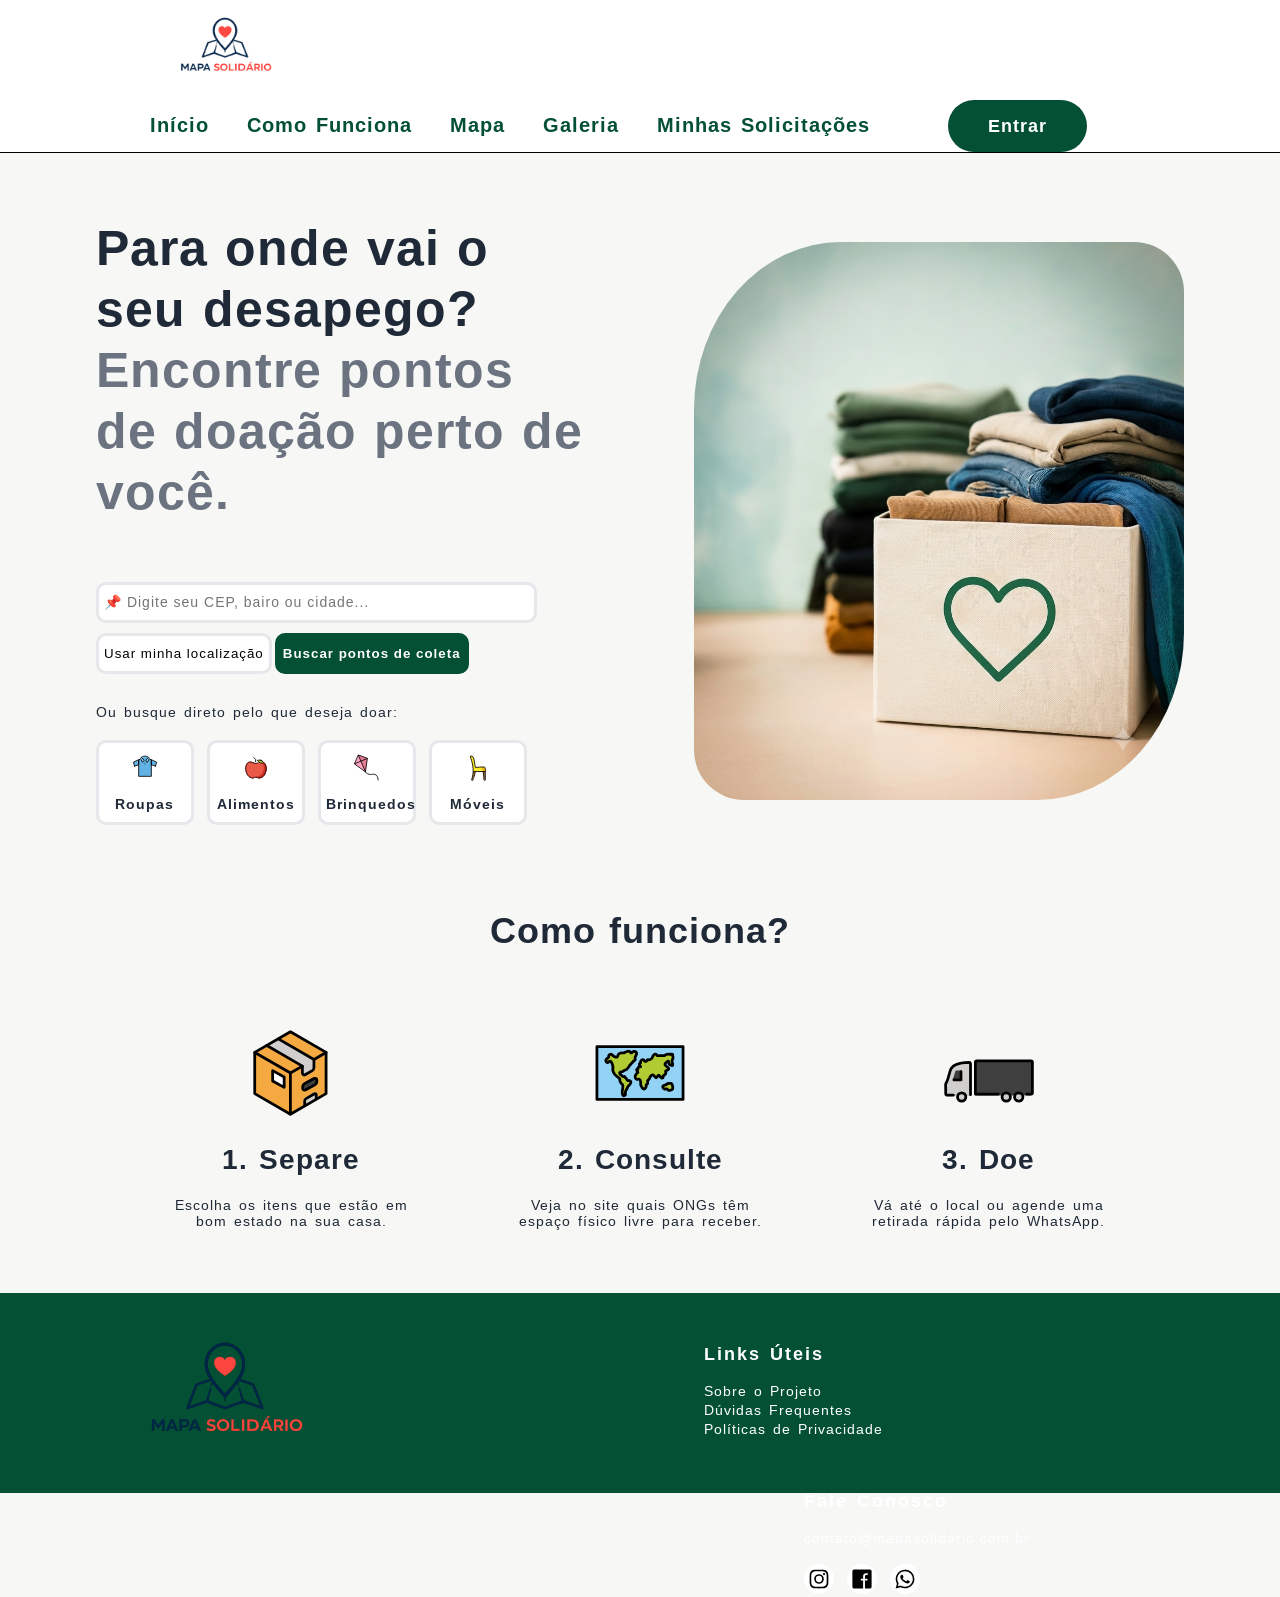
<file: src/index.html>
<!DOCTYPE html>
<html lang="PT-br">
<head>
    <meta charset="UTF-8">
    <meta name="viewport" content="width=device-width, initial-scale=1.0">
    <link rel="stylesheet" href="css/reset.css">
    <link rel="stylesheet" href="css/menus.css">
    <link rel="stylesheet" href="css/index.css">
    <title>Home</title>
</head>
<body>
    <!-- **************************** -->
    <!-- ********* CABEÇALHO ******** -->
    <!-- **************************** -->

    <header>

        <a href="index.html" class="logo">
            <img src="img/logo.png" alt="Imagem com a logo do site Mapa Solidário." class="logo-mapa-solidario">
        </a>

        <div class="itens">
        
            <nav class="menu">
                <ul>
                    <li><a href="index.html">Início</a></li>
                    <li><a href="como_funciona.html">Como Funciona</a></li>
                    <li><a href="pagina2.html">Mapa</a></li>
                    <li><a href="galeria.html">Galeria</a></li>
                    <li><a href="minhas_solicitacoes.html">Minhas Solicitações</a></li>
                </ul>
            </nav>

            
            <div class="entrar">
                <a href="pagina7.html">Entrar</a>
            </div>

        </div>

    </header>

    <!-- **************************** -->
    <!-- ********* CABEÇALHO ******** -->
    <!-- **************************** -->

    <div id="principal">
        <main>
            <section class="main">
                <div class="busca">
                    <h1>
                        <span class="linha">Para onde vai o seu desapego?</span>
                        <span class="linha destaque">Encontre pontos de doação perto de você.</span>
                    </h1>
                    <form action="#" >
                        <!-- <label for="pesquisa">Digite sua localização: </label> -->
                        <input type="search" name="pesquisa" id="pesquisa" placeholder="&#128204; Digite seu CEP, bairo ou cidade...">
                        <input type="button" value="Usar minha localização">
                        <input type="submit" class="enviar" value="Buscar pontos de coleta">    
                    </form>
                    <div>
                        <p>Ou busque direto pelo que deseja doar:</p>
                        <div class="botoes">
                            <a>
                                <img src="img/camisa.svg" alt="camisa">
                                <p>Roupas</p>
                            </a>
                            <a>
                                <img src="img/maca.svg" alt="maça">
                                <p>Alimentos</p>
                            </a>
                            <a>
                                <img src="img/pipa.svg" alt="pipa">
                                <p>Brinquedos</p>
                            </a>
                            <a>
                                <img src="img/cadeira.svg" alt="cadeira">
                                <p>Móveis</p>
                            </a>
                        </div>
                    </div>
                </div>
                <figure>
                    <img src="img/Gemini_Generated_Image_pt82i8pt82i8pt82.png" alt="Caixa organizadora clara com um desenho de coração verde no centro, cheia de roupas dobradas para doação.">
                </figure>
            </section>
        </main>
        <section class="funcionamento">
            <div class="passos">
                <h2>Como funciona?</h2>
                <div class="passo">
                    <img src="img/caixa.svg" alt="caixa">
                    <h3>1. Separe</h3>
                    <p>Escolha os itens que estão em bom estado na sua casa.</p>
                </div>
                <div class="passo">
                    <img src="img/mapa.svg" alt="mapa mundi">
                    <h3>2. Consulte</h3>
                    <p>Veja no site quais ONGs têm espaço físico livre para receber.</p>
                </div>
                <div class="passo">
                    <img src="img/caminhao.svg" alt="caminhão">
                    <h3>3. Doe</h3>
                    <p>Vá até o local ou agende uma retirada rápida pelo WhatsApp.</p>
                </div>
            </div>
        </section>
    </div>
    
    <!-- **************************** -->
    <!-- ********** RODAPE ********** -->
    <!-- **************************** -->
    
    <footer>


        <div class="icone-rodape">
            <img src="img/logo.png" alt="Imagem com a logo do site Mapa Solidário." class="logo-mapa-solidario">
        </div>

        <div class="links-uteis">
            <span>Links Úteis</span>
            <nav>
                <ul>
                    <li><a href="como_funciona.html">Sobre o Projeto</a></li>
                    <li><a href="como_funciona.html#duvidas_frequentes">Dúvidas Frequentes</a></li>
                    <li><a href="como_funciona.html">Políticas de Privacidade</a></li>
                </ul>
            </nav>
        </div>

        <div class="fale-conosco">
            <span>Fale Conosco</span>
            <P>contato@mapasolidario.com.br</P>
            <nav>
                <ul class="redes-sociais">
                    <li><a href="http://instagram.com/senacrs/" target="_blank"><img src="img/instagram-logo.svg" alt="logo instagram"></a></li>
                    <li><a href="https://www.facebook.com/senacrsoficial" target="_blank"><img src="img/facebook-logo.svg" alt="logo facebook"></a></li>
                    <li><a href="https://wa.me/555189142670" target="_blank"><img src="img/whatsapp-logo.svg" alt="logo whatsapp"></a></li>
                </ul>
            </nav>
        </div>


    </footer>

    <!-- **************************** -->
    <!-- ********** RODAPE ********** -->
    <!-- **************************** -->
</body>
</html>
</file>
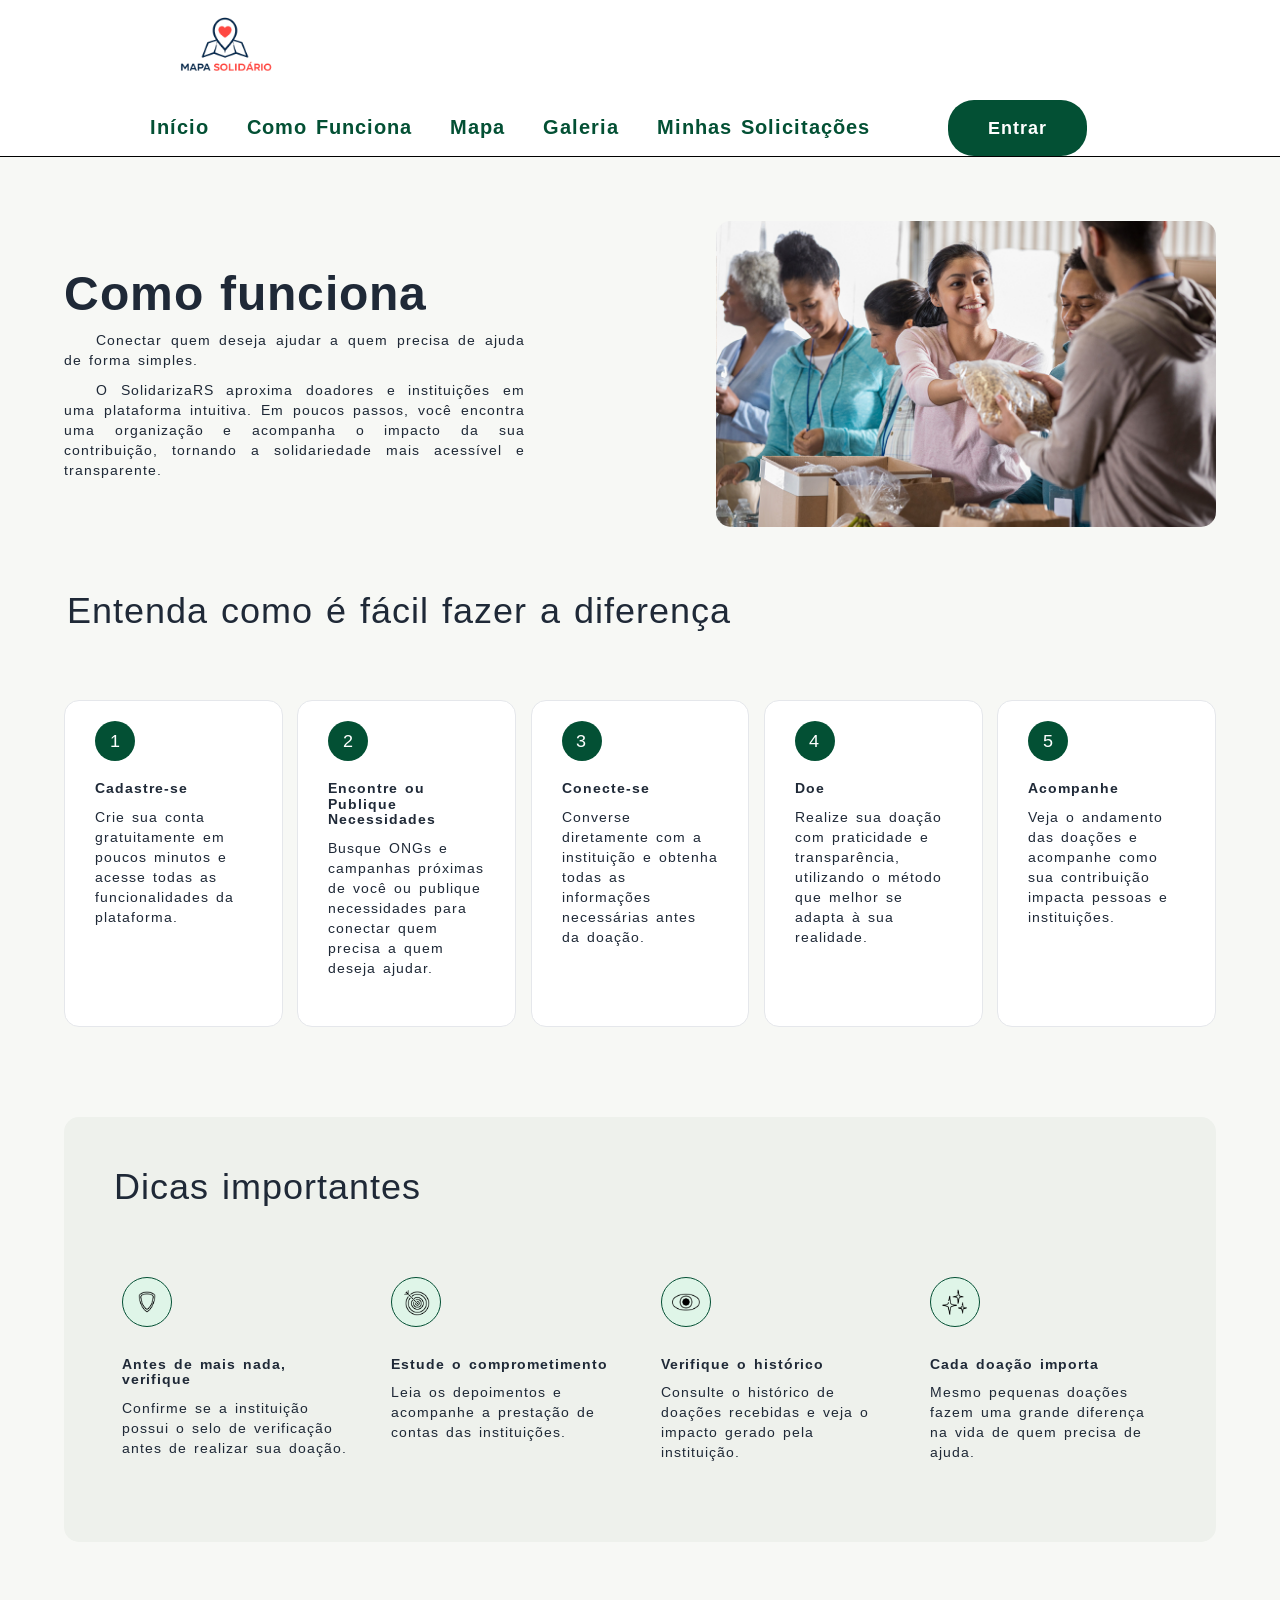
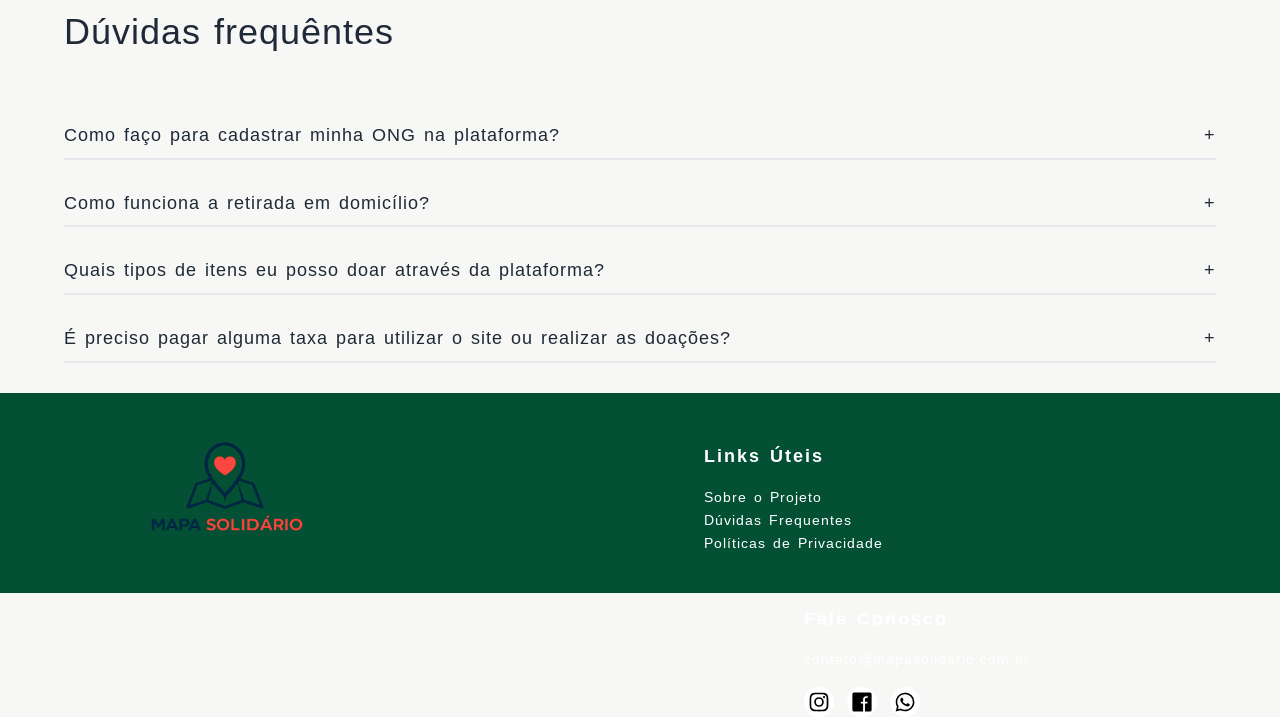
<file: src/como_funciona.html>
<!DOCTYPE html>
<html lang="pt-br">
<head>
    <meta charset="UTF-8">
    <meta name="viewport" content="width=device-width, initial-scale=1.0">
    <link rel="stylesheet" href="https://maxcdn.bootstrapcdn.com/bootstrap/3.4.1/css/bootstrap.min.css">
    <script src="https://ajax.googleapis.com/ajax/libs/jquery/3.7.1/jquery.min.js"></script>
    <script src="https://maxcdn.bootstrapcdn.com/bootstrap/3.4.1/js/bootstrap.min.js"></script>
    <link rel="stylesheet" href="css/reset.css">
    <link rel="stylesheet" href="css/menus.css">
    <link rel="stylesheet" href="css/como_funciona.css">
    <title>Como funciona</title>
</head>
<body>
    <!-- **************************** -->
    <!-- ********* CABEÇALHO ******** -->
    <!-- **************************** -->

    <header>

        <a href="index.html" class="logo">
            <img src="img/logo.png" alt="Imagem com a logo do site Mapa Solidário." class="logo-mapa-solidario">
        </a>

        <div class="itens">
        
            <nav class="menu">
                <ul>
                    <li><a href="index.html">Início</a></li>
                    <li><a href="como_funciona.html">Como Funciona</a></li>
                    <li><a href="pagina2.html">Mapa</a></li>
                    <li><a href="galeria.html">Galeria</a></li>
                    <li><a href="minhas_solicitacoes.html">Minhas Solicitações</a></li>
                </ul>
            </nav>

            
            <div class="entrar">
                <a href="pagina7.html">Entrar</a>
            </div>

        </div>

    </header>

    <!-- **************************** -->
    <!-- ********* CABEÇALHO ******** -->
    <!-- **************************** -->
    
    <div id="principal">
        <section class="section1">
            <div>
                <h1>Como funciona</h1>
                <p>Conectar quem deseja ajudar a quem precisa de ajuda de forma simples.</p>
                <p>O SolidarizaRS aproxima doadores e instituições em uma plataforma intuitiva. Em poucos passos, você encontra uma organização e acompanha o impacto da sua contribuição, tornando a solidariedade mais acessível e transparente.</p>
            </div>
            <figure>
                <img src="img/foto1.jpg" alt="Grupo de voluntários organizando caixas e sacolas com mantimentos e distribuindo alimentos para pessoas.">
            </figure>
        </section>
        <section class="section2">
            <h2>Entenda como é fácil fazer a diferença</h2>
            <div class="passos">
                <div class="passo">
                    <span class="numero">1</span>
                    <h3>Cadastre-se</h3>
                    <p>Crie sua conta gratuitamente em poucos minutos e acesse todas as funcionalidades da plataforma.</p>
                </div>
                <div class="passo">
                    <span class="numero">2</span>
                    <h3>Encontre ou Publique Necessidades</h3>
                    <p>Busque ONGs e campanhas próximas de você ou publique necessidades para conectar quem precisa a quem deseja ajudar.</p>
                </div>
                <div class="passo">
                    <span class="numero">3</span>
                    <h3>Conecte-se</h3>
                    <p>Converse diretamente com a instituição e obtenha todas as informações necessárias antes da doação.</p>
                </div>
                <div class="passo">
                    <span class="numero">4</span>
                    <h3>Doe</h3>
                    <p>Realize sua doação com praticidade e transparência, utilizando o método que melhor se adapta à sua realidade.</p>
                </div>
                <div class="passo">
                    <span class="numero">5</span>
                    <h3>Acompanhe</h3>
                    <p>Veja o andamento das doações e acompanhe como sua contribuição impacta pessoas e instituições.</p>
                </div>
            </div>
        </section>
        <section class="section3">
            <h2>Dicas importantes</h2>
            <div class="dicas">
                <div class="dica">
                    <img src="img/escudo.png" alt="escudo">
                    <h3>Antes de mais nada, verifique</h3>
                    <p>Confirme se a instituição possui o selo de verificação antes de realizar sua doação.</p>
                </div>
                <div class="dica">
                    <img src="img/alvo.png" alt="alvo">
                    <h3>Estude o comprometimento</h3>
                    <p>Leia os depoimentos e acompanhe a prestação de contas das instituições.</p>
                </div>
                <div class="dica">
                    <img src="img/olho.png" alt="olho">
                    <h3>Verifique o histórico</h3>
                    <p>Consulte o histórico de doações recebidas e veja o impacto gerado pela instituição.</p>
                </div>
                <div class="dica">
                    <img src="img/brilho.png" alt="brilhos">
                    <h3>Cada doação importa</h3>
                    <p>Mesmo pequenas doações fazem uma grande diferença na vida de quem precisa de ajuda.</p>
                </div>
            </div>
        </section>
        <section class="faq" id="duvidas_frequentes">
            <h2>Dúvidas frequêntes</h2>
            <div class="duvida">
                <p class="text-duvida">Como faço para cadastrar minha ONG na plataforma?</p>
                <button data-toggle="collapse" data-target="#duvida1">+</button>
                <div id="duvida1" class="collapse">
                <p class="resolucao-duvida">Clique em 'Cadastrar uma ONG' no menu superior, preencha o formulário com os dados da sua instituição e aguarde a aprovação da nossa equipe. O processo leva até 5 dias úteis.</p>
                </div>
            </div>
            <div class="duvida">
                <p class="text-duvida">Como funciona a retirada em domicílio?</p>
                <button data-toggle="collapse" data-target="#duvida2">+</button>
                <div id="duvida2" class="collapse">
                <p class="resolucao-duvida">Ao clicar em 'Solicitar retirada em casa' no perfil da ONG, você preenche um formulário com seu endereço e os itens que deseja doar. A ONG analisa a rota e entra em contato para confirmar a retirada.</p>
                </div>
            </div>
            <div class="duvida">
                <p class="text-duvida">Quais tipos de itens eu posso doar através da plataforma?</p>
                <button data-toggle="collapse" data-target="#duvida3">+</button>
                <div id="duvida3" class="collapse">
                <p class="resolucao-duvida">Isso varia de acordo com a necessidade de cada ponto de coleta. A maioria das ONGs cadastradas aceita roupas, calçados, alimentos não perecíveis, brinquedos, cobertores e itens de higiene pessoal. Você pode conferir a lista exata de necessidades na página de perfil de cada instituição antes de ir até o local.</p>
                </div>
            </div>
            <div class="duvida">
                <p class="text-duvida">É preciso pagar alguma taxa para utilizar o site ou realizar as doações?</p>
                <button data-toggle="collapse" data-target="#duvida4">+</button>
                <div id="duvida4" class="collapse">
                <p class="resolucao-duvida">Não, a plataforma é 100% gratuita para doadores e instituições parceiras. Nosso objetivo é apenas aproximar quem quer ajudar de quem precisa de suporte. Todo o processo de entrega, envio ou retirada é feito diretamente entre você e a ONG escolhida, sem intermediários financeiros.</p>
                </div>
            </div>
        </section>
    </div>
    <!-- **************************** -->
    <!-- ********** RODAPE ********** -->
    <!-- **************************** -->
    
    <footer>


        <div class="icone-rodape">
            <img src="img/logo.png" alt="Imagem com a logo do site Mapa Solidário." class="logo-mapa-solidario">
        </div>

        <div class="links-uteis">
            <span>Links Úteis</span>
            <nav>
                <ul>
                    <li><a href="como_funciona.html">Sobre o Projeto</a></li>
                    <li><a href="como_funciona.html#duvidas_frequentes">Dúvidas Frequentes</a></li>
                    <li><a href="como_funciona.html">Políticas de Privacidade</a></li>
                </ul>
            </nav>
        </div>

        <div class="fale-conosco">
            <span>Fale Conosco</span>
            <P>contato@mapasolidario.com.br</P>
            <nav>
                <ul class="redes-sociais">
                    <li><a href="http://instagram.com/senacrs/" target="_blank"><img src="img/instagram-logo.svg" alt="logo instagram"></a></li>
                    <li><a href="https://www.facebook.com/senacrsoficial" target="_blank"><img src="img/facebook-logo.svg" alt="logo facebook"></a></li>
                    <li><a href="https://wa.me/555189142670" target="_blank"><img src="img/whatsapp-logo.svg" alt="logo whatsapp"></a></li>
                </ul>
            </nav>
        </div>


    </footer>

    <!-- **************************** -->
    <!-- ********** RODAPE ********** -->
    <!-- **************************** -->
</body>
</html>
</file>
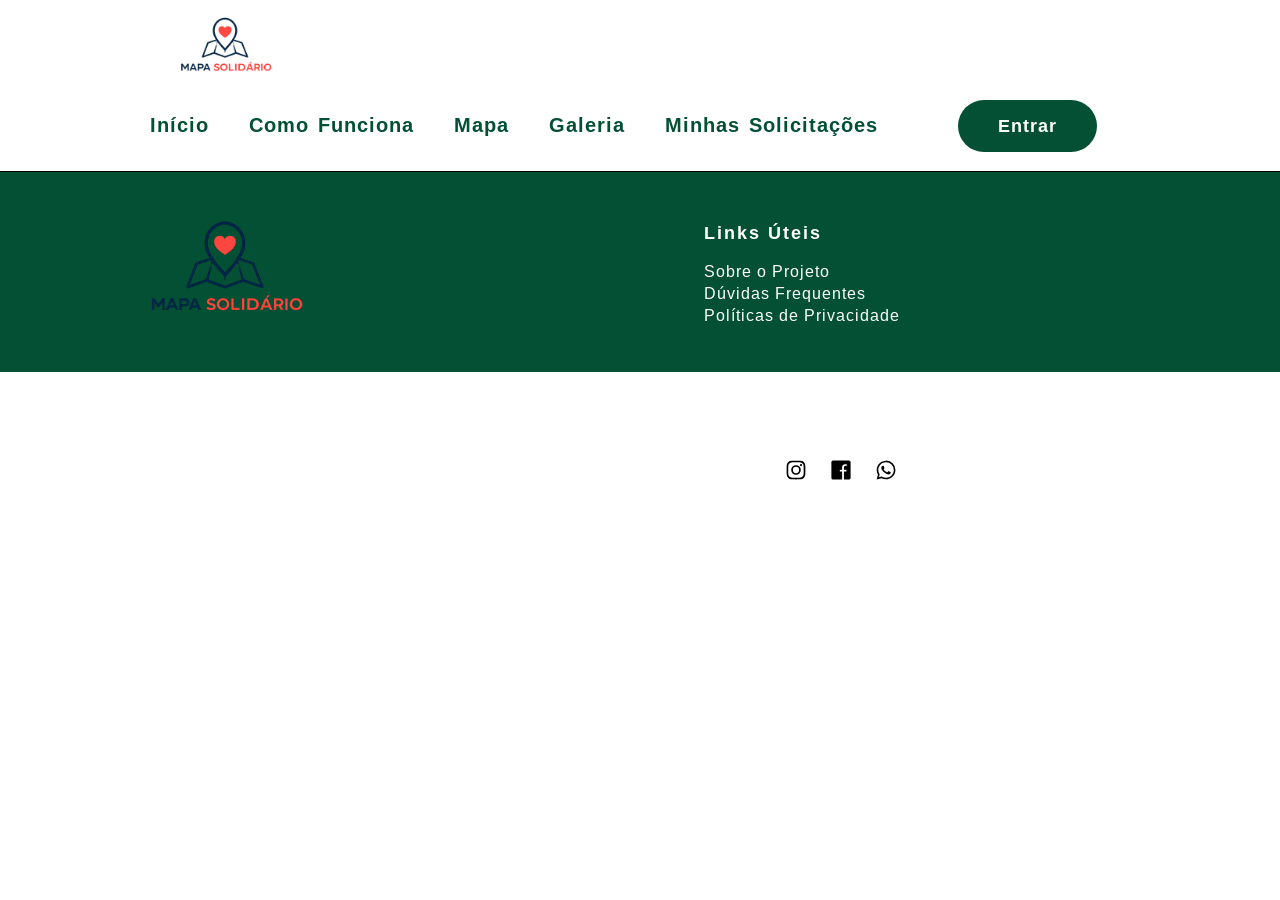
<file: src/headerFooter.html>
<!DOCTYPE html>
<html lang="pt-br">
<head>
    <meta charset="UTF-8">
    <title>site</title>
    <link rel="stylesheet" href="css/menus.css">


    <!-- FONTE MENU -->
    <link rel="preconnect" href="https://fonts.googleapis.com">
    <link rel="preconnect" href="https://fonts.gstatic.com" crossorigin>
    <link href="https://fonts.googleapis.com/css2?family=Arimo:ital,wght@0,400..700;1,400..700&family=Nunito+Sans:ital,opsz,wght@0,6..12,800;1,6..12,800&family=Nunito:ital,wght@0,200..1000;1,200..1000&family=Winky+Rough:ital@0;1&family=Zain:ital,wght@0,200;0,300;0,400;0,700;0,800;0,900;1,300;1,400&display=swap" rel="stylesheet">

</head>
<body>

    <!-- **************************** -->
    <!-- ********* CABEÇALHO ******** -->
    <!-- **************************** -->

    <header>

        <a href="index.html" class="logo">
            <img src="img/logo.png" alt="Imagem com a logo do site Mapa Solidário." class="logo-mapa-solidario">
        </a>

        <div class="itens">
        
            <nav class="menu">
                <ul>
                    <li><a href="index.html">Início</a></li>
                    <li><a href="como_funciona.html">Como Funciona</a></li>
                    <li><a href="pagina2.html">Mapa</a></li>
                    <li><a href="galeria.html">Galeria</a></li>
                    <li><a href="minhas_solicitacoes.html">Minhas Solicitações</a></li>
                </ul>
            </nav>

            
            <div class="entrar">
                <a href="pagina7.html">Entrar</a>
            </div>

        </div>

    </header>

    <!-- **************************** -->
    <!-- ********* CABEÇALHO ******** -->
    <!-- **************************** -->





    <!-- **************************** -->
    <!-- ********* CONTEUDO ********* -->
    <!-- **************************** -->








    <!-- **************************** -->
    <!-- ********* CONTEUDO ********* -->
    <!-- **************************** -->
    


    <!-- **************************** -->
    <!-- ********** RODAPE ********** -->
    <!-- **************************** -->
    
    <footer>


        <div class="icone-rodape">
            <img src="img/logo.png" alt="Imagem com a logo do site Mapa Solidário." class="logo-mapa-solidario">
        </div>

        <div class="links-uteis">
            <nav>
                <span>Links Úteis</span>
                <ul>
                    <li><a href="como_funciona.html">Sobre o Projeto</li></a>
                    <li><a href="como_funciona.html#duvidas_frequentes">Dúvidas Frequentes</li></a>
                    <li><a href="como_funciona.html">Políticas de Privacidade</li></a>
                </ul>
            </nav>
        </div>

        <div class="fale-conosco">
            <nav>
                <span>Fale Conosco</span>
                <P>contato@mapasolidario.com.br</P>
                <ul class="redes-sociais">
                    <li><a href="http://instagram.com/senacrs/"><img src="img/instagram-logo.svg" alt="logo instagram"></a></li>
                    <li><a href="https://www.facebook.com/senacrsoficial"><img src="img/facebook-logo.svg" alt="logo facebook"></a></li>
                    <li><a href="https://wa.me/555189142670"><img src="img/whatsapp-logo.svg" alt="logo whatsapp"></a></li>
                </ul>
            </nav>
        </div>


    </footer>

    <!-- **************************** -->
    <!-- ********** RODAPE ********** -->
    <!-- **************************** -->
    

    
</body>
</html>
</file>
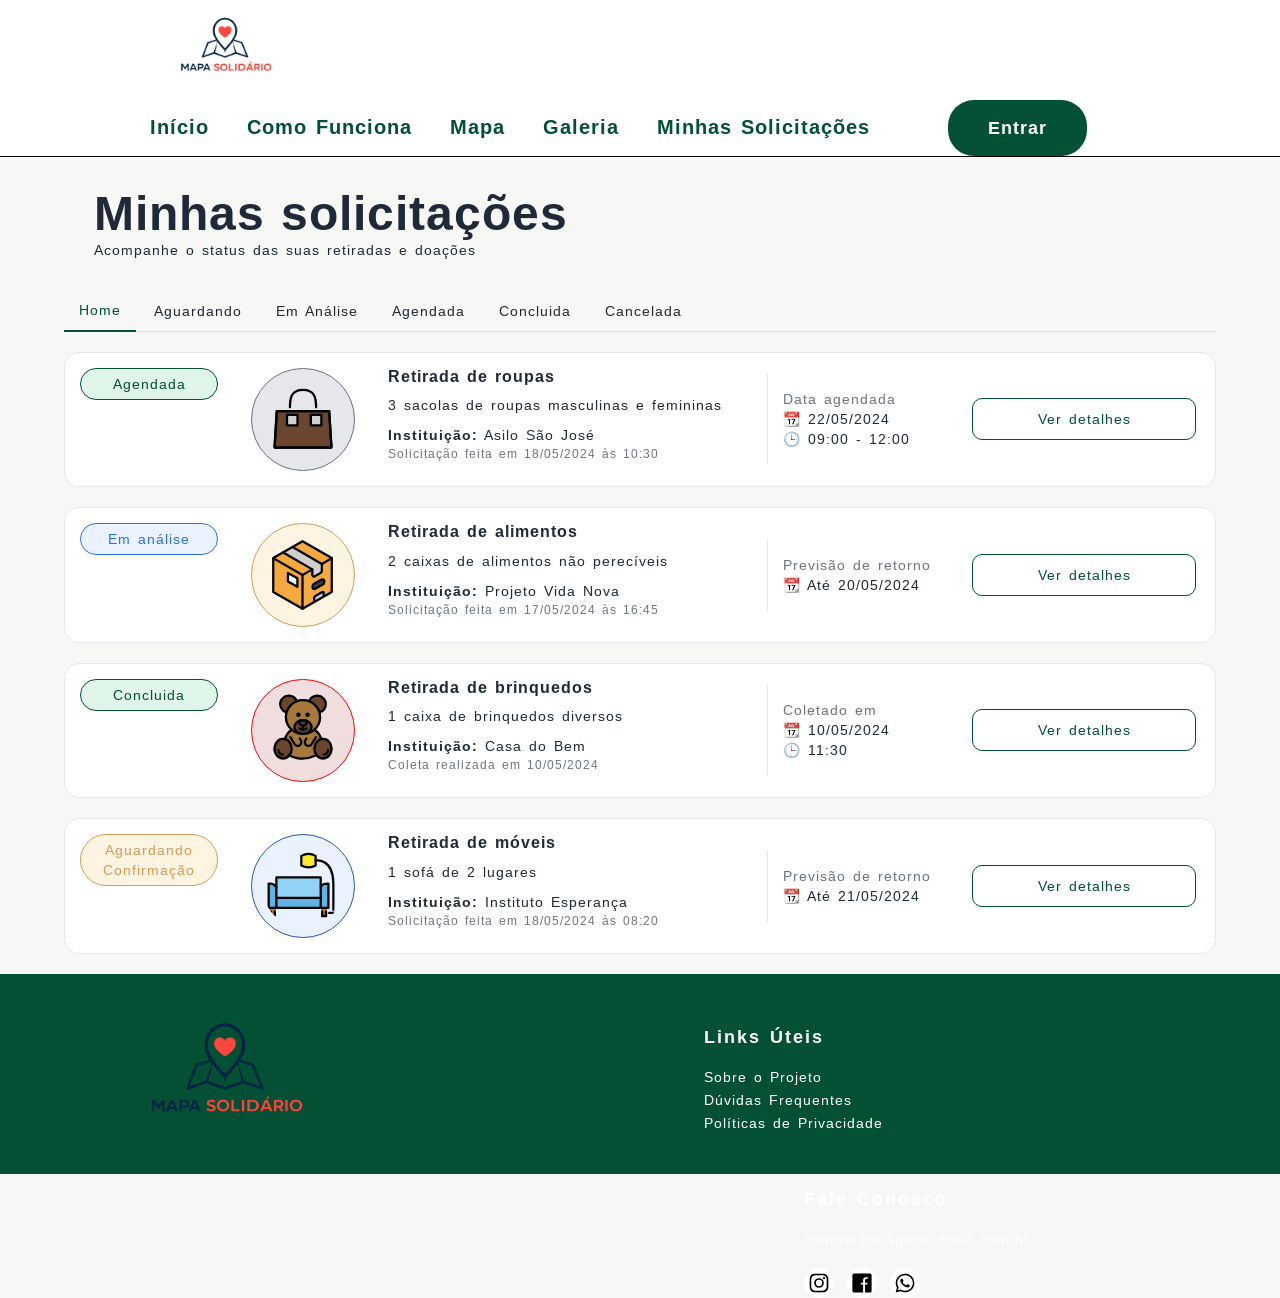
<file: src/minhas_solicitacoes.html>
<!DOCTYPE html>
<html lang="pt-br">
<head>
    <meta charset="UTF-8">
    <meta name="viewport" content="width=device-width, initial-scale=1.0">
    <link rel="stylesheet" href="https://maxcdn.bootstrapcdn.com/bootstrap/3.4.1/css/bootstrap.min.css">
    <script src="https://ajax.googleapis.com/ajax/libs/jquery/3.7.1/jquery.min.js"></script>
    <script src="https://maxcdn.bootstrapcdn.com/bootstrap/3.4.1/js/bootstrap.min.js"></script>
    <link rel="stylesheet" href="css/reset.css">
    <link rel="stylesheet" href="css/menus.css">
    <link rel="stylesheet" href="css/minhas_solicitacoes.css">
    <title>Minhas solicitações</title>
</head>
<body>
    
    <!-- **************************** -->
    <!-- ********* CABEÇALHO ******** -->
    <!-- **************************** -->

    <header>

        <a href="index.html" class="logo">
            <img src="img/logo.png" alt="Imagem com a logo do site Mapa Solidário." class="logo-mapa-solidario">
        </a>

        <div class="itens">
        
            <nav class="menu">
                <ul>
                    <li><a href="index.html">Início</a></li>
                    <li><a href="como_funciona.html">Como Funciona</a></li>
                    <li><a href="pagina2.html">Mapa</a></li>
                    <li><a href="galeria.html">Galeria</a></li>
                    <li><a href="minhas_solicitacoes.html">Minhas Solicitações</a></li>
                </ul>
            </nav>

            
            <div class="entrar">
                <a href="pagina7.html">Entrar</a>
            </div>

        </div>

    </header>

    <!-- **************************** -->
    <!-- ********* CABEÇALHO ******** -->
    <!-- **************************** -->

    <div id="principal">
        <div class="comeco">
            <h1>Minhas solicitações</h1>
            <p>Acompanhe o status das suas retiradas e doações</p>
        </div>
        <section class="dynamic-tabs">

            <ul class="nav nav-tabs">
                <li class="active"><a data-toggle="tab" href="#todas">Home</a></li>
                <li><a data-toggle="tab" href="#aguardando">Aguardando</a></li>
                <li><a data-toggle="tab" href="#analise">Em Análise</a></li>
                <li><a data-toggle="tab" href="#agendada">Agendada</a></li>
                <li><a data-toggle="tab" href="#concluida">Concluida</a></li>
                <li><a data-toggle="tab" href="#cancelada">Cancelada</a></li>
            </ul>
            
            <div class="tab-content">
                <div id="todas" class="tab-pane fade in active">

                    <!-- Agendadas -->
                    <div class="card">
                        <div class="esquerda">
                            <span class="tipo-solicitacao agendada">Agendada</span>
                            <img src="img/bolsa_de_mao.svg" alt="Bolsa de mão" class="roupa">
                            <div>
                                <h2>Retirada de roupas</h2>
                                <p class="item">3 sacolas de roupas masculinas e femininas</p>
                                <p><strong>Instituição:</strong> Asilo São José</p>
                                <small>Solicitação feita em 18/05/2024 às 10:30</small>
                            </div>
                        </div>
                        <div class="direita">
                            <div class="info">
                                <p>Data agendada</p>
                                <p>&#128198; 22/05/2024</p>
                                <p>&#128338; 09:00 - 12:00</p>
                            </div>
                            <a href="#">Ver detalhes</a>
                        </div>
                    </div>

                    <!-- Em Análise -->
                    <div class="card">
                        <div class="esquerda">
                            <span class="tipo-solicitacao analise">Em análise</span>
                            <img src="img/caixa.svg" alt="caixa" class="alimento">
                            <div>
                                <h2>Retirada de alimentos</h2>
                                <p class="item">2 caixas de alimentos não perecíveis</p>
                                <p><strong>Instituição:</strong> Projeto Vida Nova</p>
                                <small>Solicitação feita em 17/05/2024 às 16:45</small>
                            </div>
                        </div>
                        <div class="direita">
                            <div class="info">
                                <p>Previsão de retorno</p>
                                <p>&#128198; Até 20/05/2024</p>
                            </div>
                            <a href="#">Ver detalhes</a>
                        </div>
                    </div>

                    <!-- Concluidas -->
                    <div class="card">
                        <div class="esquerda">
                            <span class="tipo-solicitacao concluida">Concluida</span>
                            <img src="img/urso_de_pelucia.svg" alt="Urso de pelucia" class="brinquedo">
                            <div>
                                <h2>Retirada de brinquedos</h2>
                                <p class="item">1 caixa de brinquedos diversos</p>
                                <p><strong>Instituição:</strong> Casa do Bem</p>
                                <small>Coleta realizada em 10/05/2024</small>
                            </div>
                        </div>
                        <div class="direita">
                            <div class="info">
                                <p>Coletado em</p>
                                <p>&#128198; 10/05/2024</p>
                                <p>&#128338; 11:30</p>
                            </div>
                            <a href="#">Ver detalhes</a>
                        </div>
                    </div>

                    <!-- Aguardando -->
                    <div class="card">
                        <div class="esquerda">
                            <span class="tipo-solicitacao aguardando">Aguardando<br>Confirmação</span>
                            <img src="img/sofa.svg" alt="sofa" class="moveis">
                            <div>
                                <h2>Retirada de móveis</h2>
                                <p class="item">1 sofá de 2 lugares</p>
                                <p><strong>Instituição:</strong> Instituto Esperança</p>
                                <small>Solicitação feita em 18/05/2024 às 08:20</small>
                            </div>
                        </div>
                        <div class="direita">
                            <div class="info">
                                <p>Previsão de retorno</p>
                                <p>&#128198; Até 21/05/2024</p>
                            </div>
                            <a href="#">Ver detalhes</a>
                        </div>
                    </div>
                </div>

                <!-- Separados -->

                <!-- Aguardando -->
                <div id="aguardando" class="tab-pane fade">
                    <div class="card">
                        <div class="esquerda">
                            <span class="tipo-solicitacao aguardando">Aguardando<br>Confirmação</span>
                            <img src="img/sofa.svg" alt="sofa" class="moveis">
                            <div>
                                <h2>Retirada de móveis</h2>
                                <p class="item">1 sofá de 2 lugares</p>
                                <p><strong>Instituição:</strong> Instituto Esperança</p>
                                <small>Solicitação feita em 18/05/2024 às 08:20</small>
                            </div>
                        </div>
                        <div class="direita">
                            <div class="info">
                                <p>Previsão de retorno</p>
                                <p>&#128198; Até 21/05/2024</p>
                            </div>
                            <a href="#">Ver detalhes</a>
                        </div>
                    </div>
                </div>

                <!-- Em Análise -->
                <div id="analise" class="tab-pane fade">
                    <div class="card">
                        <div class="esquerda">
                            <span class="tipo-solicitacao analise">Em análise</span>
                            <img src="img/caixa.svg" alt="caixa" class="alimento">
                            <div>
                                <h2>Retirada de alimentos</h2>
                                <p class="item">2 caixas de alimentos não perecíveis</p>
                                <p><strong>Instituição:</strong> Projeto Vida Nova</p>
                                <small>Solicitação feita em 17/05/2024 às 16:45</small>
                            </div>
                        </div>
                        <div class="direita">
                            <div class="info">
                                <p>Previsão de retorno</p>
                                <p>&#128198; Até 20/05/2024</p>
                            </div>
                            <a href="#">Ver detalhes</a>
                        </div>
                    </div>
                </div>

                <!-- Agendadas -->
                <div id="agendada" class="tab-pane fade">
                    <div class="card">
                        <div class="esquerda">
                            <span class="tipo-solicitacao agendada">Agendada</span>
                            <img src="img/bolsa_de_mao.svg" alt="Bolsa de mão" class="roupa">
                            <div>
                                <h2>Retirada de roupas</h2>
                                <p class="item">3 sacolas de roupas masculinas e femininas</p>
                                <p><strong>Instituição:</strong> Asilo São José</p>
                                <small>Solicitação feita em 18/05/2024 às 10:30</small>
                            </div>
                        </div>
                        <div class="direita">
                            <div class="info">
                                <p>Data agendada</p>
                                <p>&#128198; 22/05/2024</p>
                                <p>&#128338; 09:00 - 12:00</p>
                            </div>
                            <a href="#">Ver detalhes</a>
                        </div>
                    </div>
                </div>

                <!-- Concluidas -->
                <div id="concluida" class="tab-pane fade">
                    <div class="card">
                        <div class="esquerda">
                            <span class="tipo-solicitacao concluida">Concluida</span>
                            <img src="img/urso_de_pelucia.svg" alt="Urso de pelucia" class="brinquedo">
                            <div>
                                <h2>Retirada de brinquedos</h2>
                                <p class="item">1 caixa de brinquedos diversos</p>
                                <p><strong>Instituição:</strong> Casa do Bem</p>
                                <small>Coleta realizada em 10/05/2024</small>
                            </div>
                        </div>
                        <div class="direita">
                            <div class="info">
                                <p>Coletado em</p>
                                <p>&#128198; 10/05/2024</p>
                                <p>&#128338; 11:30</p>
                            </div>
                            <a href="#">Ver detalhes</a>
                        </div>
                    </div>
                </div>

                <!-- Canceladas -->
                <div id="cancelada" class="tab-pane fade">
                    

                </div>
            </div>
        </section>
    </div>

    <!-- **************************** -->
    <!-- ********** RODAPE ********** -->
    <!-- **************************** -->
    
    <footer>


        <div class="icone-rodape">
            <img src="img/logo.png" alt="Imagem com a logo do site Mapa Solidário." class="logo-mapa-solidario">
        </div>

        <div class="links-uteis">
            <span>Links Úteis</span>
            <nav>
                <ul>
                    <li><a href="como_funciona.html">Sobre o Projeto</a></li>
                    <li><a href="como_funciona.html#duvidas_frequentes">Dúvidas Frequentes</a></li>
                    <li><a href="como_funciona.html">Políticas de Privacidade</a></li>
                </ul>
            </nav>
        </div>

        <div class="fale-conosco">
            <span>Fale Conosco</span>
            <P>contato@mapasolidario.com.br</P>
            <nav>
                <ul class="redes-sociais">
                    <li><a href="http://instagram.com/senacrs/" target="_blank"><img src="img/instagram-logo.svg" alt="logo instagram"></a></li>
                    <li><a href="https://www.facebook.com/senacrsoficial" target="_blank"><img src="img/facebook-logo.svg" alt="logo facebook"></a></li>
                    <li><a href="https://wa.me/555189142670" target="_blank"><img src="img/whatsapp-logo.svg" alt="logo whatsapp"></a></li>
                </ul>
            </nav>
        </div>


    </footer>

    <!-- **************************** -->
    <!-- ********** RODAPE ********** -->
    <!-- **************************** -->

</body>
</html>
</file>
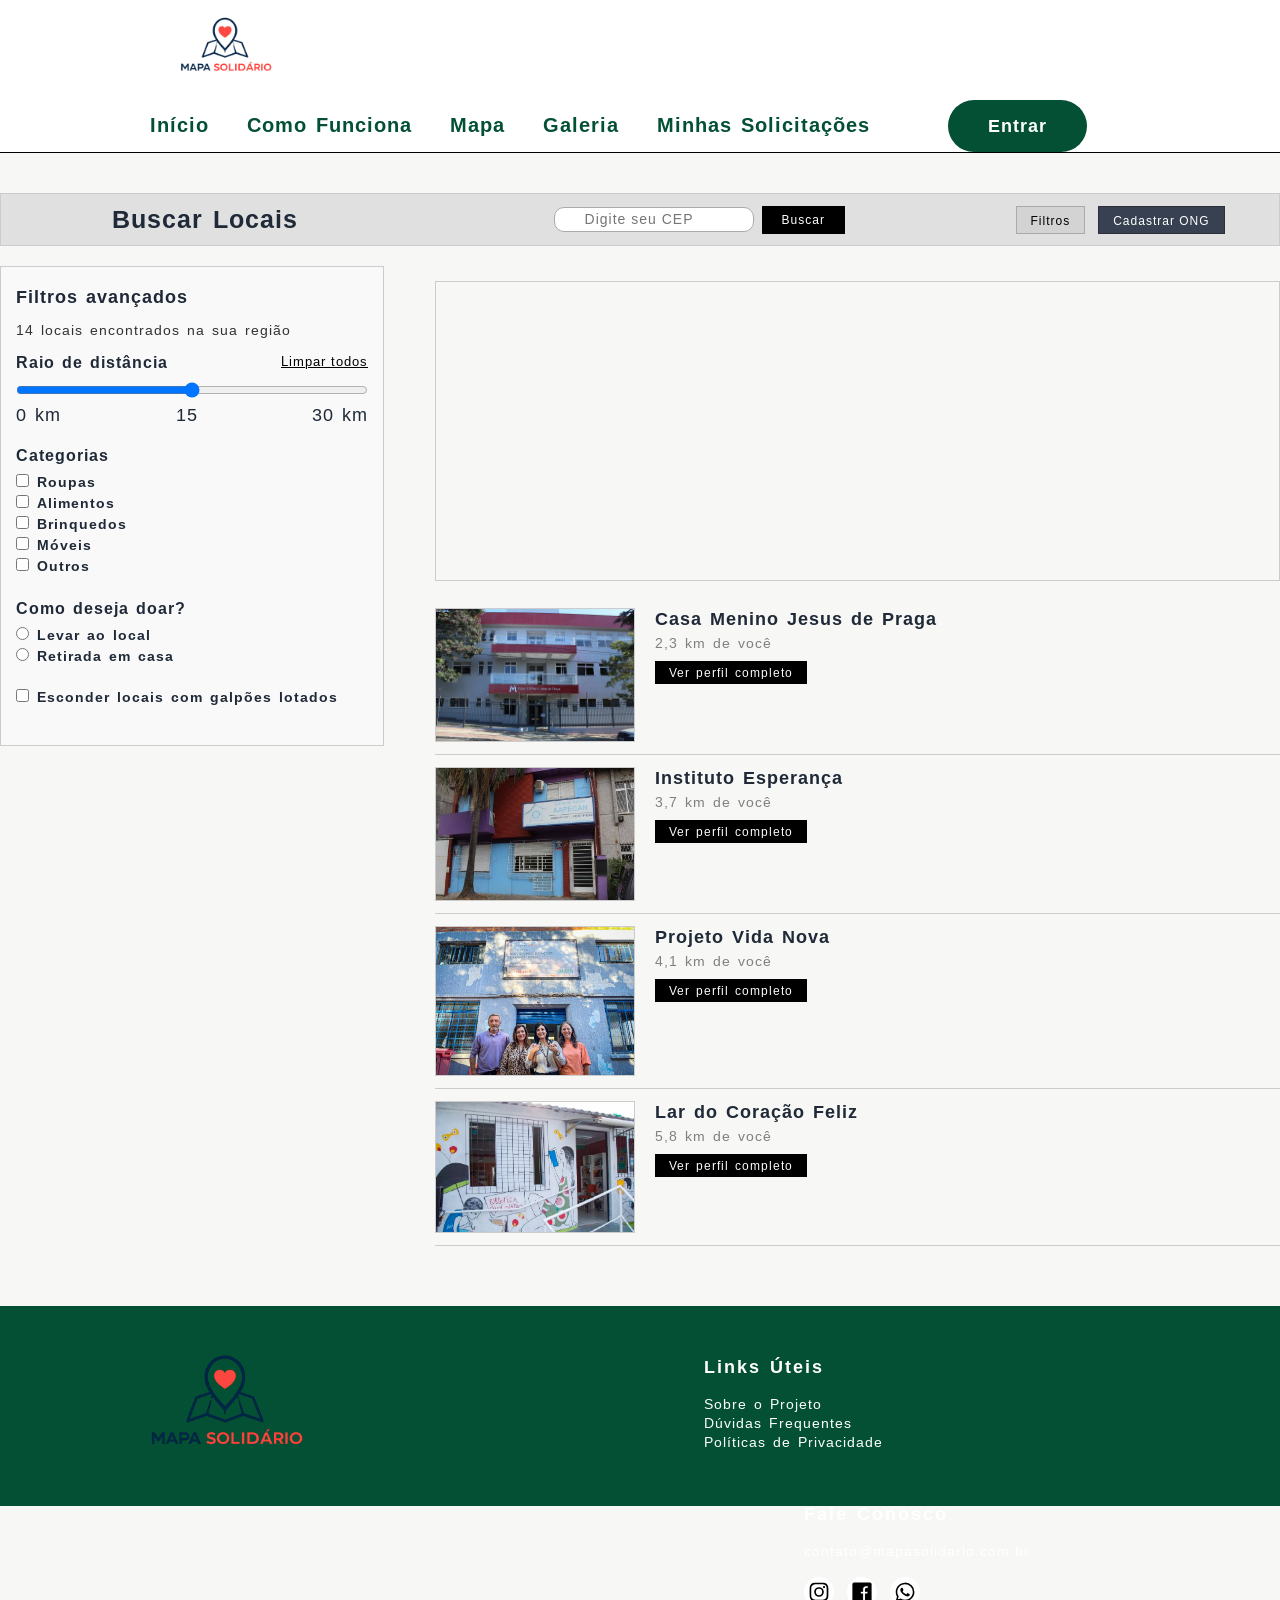
<file: src/pagina2.html>
<!DOCTYPE html>
<html lang="pt-br">

<head>
    <meta charset="UTF-8">
    <title>Mapa Solidário - Buscar Locais</title>
    <link rel="stylesheet" href="css/reset.css">
    <link rel="stylesheet" href="css/menus.css">
    <link rel="stylesheet" href="css/forms.css">
</head>

<body>

    <!-- **************************** -->
    <!-- ********* CABEÇALHO ******** -->
    <!-- **************************** -->

    <header>

        <a href="index.html" class="logo">
            <img src="img/logo.png" alt="Imagem com a logo do site Mapa Solidário." class="logo-mapa-solidario">
        </a>

        <div class="itens">
        
            <nav class="menu">
                <ul>
                    <li><a href="index.html">Início</a></li>
                    <li><a href="como_funciona.html">Como Funciona</a></li>
                    <li><a href="pagina2.html">Mapa</a></li>
                    <li><a href="galeria.html">Galeria</a></li>
                    <li><a href="minhas_solicitacoes.html">Minhas Solicitações</a></li>
                </ul>
            </nav>

            
            <div class="entrar">
                <a href="pagina7.html">Entrar</a>
            </div>

        </div>

    </header>

    <!-- **************************** -->
    <!-- ********* CABEÇALHO ******** -->
    <!-- **************************** -->

    <div id="principal">
        <!-- Cabeçalho de busca -->
        <div class="topo-busca">
            <h1>Buscar Locais</h1>
            <form action="buscar.html" method="GET" class="form-busca">
                <div class="grupo-central">
                    <input type="text" id="cepInput" placeholder="Digite seu CEP" class="cep-input">
                    <input type="submit" value="Buscar" class="botao-buscar">
                </div>

                <div class="grupo-direita">
                    <button type="button" class="botao-filtros">Filtros</button>
                    <button type="button" class="botao-cadastrar">Cadastrar ONG</button>
                </div>
            </form>
        </div>

        <div class="corpo">
            <div class="filtros">
                <div class="cabecalho-filtros">
                    <h2>Filtros avançados</h2>
                </div>
                <span class="qtde-locais">14 locais encontrados na sua região</span>

                <form action="#" method="get" class="form-filtros">
                    <div class="reset-wrapper">
                        <input type="reset" value="Limpar todos" class="limpar-todos">
                    </div>

                    <div class="grupo">
                        <h3>Raio de distância</h3>
                        <input type="range" min="0" max="30" value="15" id="raio"
                            oninput="valorRaio.textContent = raio.value">
                        <div class="range-valores">
                            <span>0 km</span>
                            <span id="valorRaio">15</span>
                            <span>30 km</span>
                        </div>
                    </div>

                    <div class="grupo">
                        <h3>Categorias</h3>
                        <input type="checkbox" id="roupas" value="roupas">
                        <label for="roupas">Roupas</label><br>
                        <input type="checkbox" id="alimentos" value="alimentos">
                        <label for="alimentos">Alimentos</label><br>
                        <input type="checkbox" id="brinquedos" value="brinquedos">
                        <label for="brinquedos">Brinquedos</label><br>
                        <input type="checkbox" id="moveis" value="moveis">
                        <label for="moveis">Móveis</label><br>
                        <input type="checkbox" id="outros" value="outros">
                        <label for="outros">Outros</label>
                    </div>

                    <div class="grupo">
                        <h3>Como deseja doar?</h3>
                        <input type="radio" name="doar" id="levar" value="levar">
                        <label for="levar">Levar ao local</label><br>
                        <input type="radio" name="doar" id="retirada" value="retirada">
                        <label for="retirada">Retirada em casa</label>
                    </div>

                    <div class="grupo">
                        <input type="checkbox" id="esconder" value="esconder">
                        <label for="esconder">Esconder locais com galpões lotados</label>
                    </div>
                </form>
            </div>

            <div class="resultados">

                <div class="mapa">
                    <iframe
                        src="https://www.google.com/maps/embed?pb=!1m18!1m12!1m3!1d3453.335919177741!2d-51.226296!3d-30.035242!2m3!1f0!2f0!3f0!3m2!1i1024!2i768!4f13.1!3m3!1m2!1s0x95197906a9d397f5%3A0x514b4935e97fbf4d!2sUniSenac%20-%20Campus%20Porto%20Alegre%20I!5e0!3m2!1spt-BR!2sbr!4v172027367873!5m2!1spt-BR!2sbr"
                        class="mapa-frame" allowfullscreen="" loading="lazy">
                    </iframe>

                </div>

                <div class="lista">

                    <div class="item">
                        <img src="img/casa_menino_jesus.jpg" alt="Foto da Casa Menino Jesus de Praga" class="img-local">
                        <div class="info-local">
                            <h3>Casa Menino Jesus de Praga</h3>
                            <p>2,3 km de você</p>
                            <a href="pagina3.html" class="botao-ver-perfil">Ver perfil completo</a>
                        </div>
                    </div>

                    <div class="item">
                        <img src="img/ongEsperanca.jpg" alt="Foto do local" class="img-local">
                        <div class="info-local">
                            <h3>Instituto Esperança</h3>
                            <p>3,7 km de você</p>
                            <a href="#" class="botao-ver-perfil">Ver perfil completo</a>
                        </div>
                    </div>

                    <div class="item">
                        <img src="img/vidaNova.jpg" alt="Foto do local" class="img-local">
                        <div class="info-local">
                            <h3>Projeto Vida Nova</h3>
                            <p>4,1 km de você</p>
                            <a href="#" class="botao-ver-perfil">Ver perfil completo</a>
                        </div>
                    </div>

                    <div class="item">
                        <img src="img/coracaoFeliz.jpg" alt="Foto do local" class="img-local">
                        <div class="info-local">
                            <h3>Lar do Coração Feliz</h3>
                            <p>5,8 km de você</p>
                            <a href="#" class="botao-ver-perfil">Ver perfil completo</a>
                        </div>
                    </div>
                </div>
            </div>

        </div>

    </div>
    <!-- **************************** -->
    <!-- ********** RODAPE ********** -->
    <!-- **************************** -->
    
    <footer>


        <div class="icone-rodape">
            <img src="img/logo.png" alt="Imagem com a logo do site Mapa Solidário." class="logo-mapa-solidario">
        </div>

        <div class="links-uteis">
            <span>Links Úteis</span>
            <nav>
                <ul>
                    <li><a href="como_funciona.html">Sobre o Projeto</a></li>
                    <li><a href="como_funciona.html#duvidas_frequentes">Dúvidas Frequentes</a></li>
                    <li><a href="como_funciona.html">Políticas de Privacidade</a></li>
                </ul>
            </nav>
        </div>

        <div class="fale-conosco">
            <span>Fale Conosco</span>
            <P>contato@mapasolidario.com.br</P>
            <nav>
                <ul class="redes-sociais">
                    <li><a href="http://instagram.com/senacrs/" target="_blank"><img src="img/instagram-logo.svg" alt="logo instagram"></a></li>
                    <li><a href="https://www.facebook.com/senacrsoficial" target="_blank"><img src="img/facebook-logo.svg" alt="logo facebook"></a></li>
                    <li><a href="https://wa.me/555189142670" target="_blank"><img src="img/whatsapp-logo.svg" alt="logo whatsapp"></a></li>
                </ul>
            </nav>
        </div>


    </footer>

    <!-- **************************** -->
    <!-- ********** RODAPE ********** -->
    <!-- **************************** -->
</body>

</html>
</file>
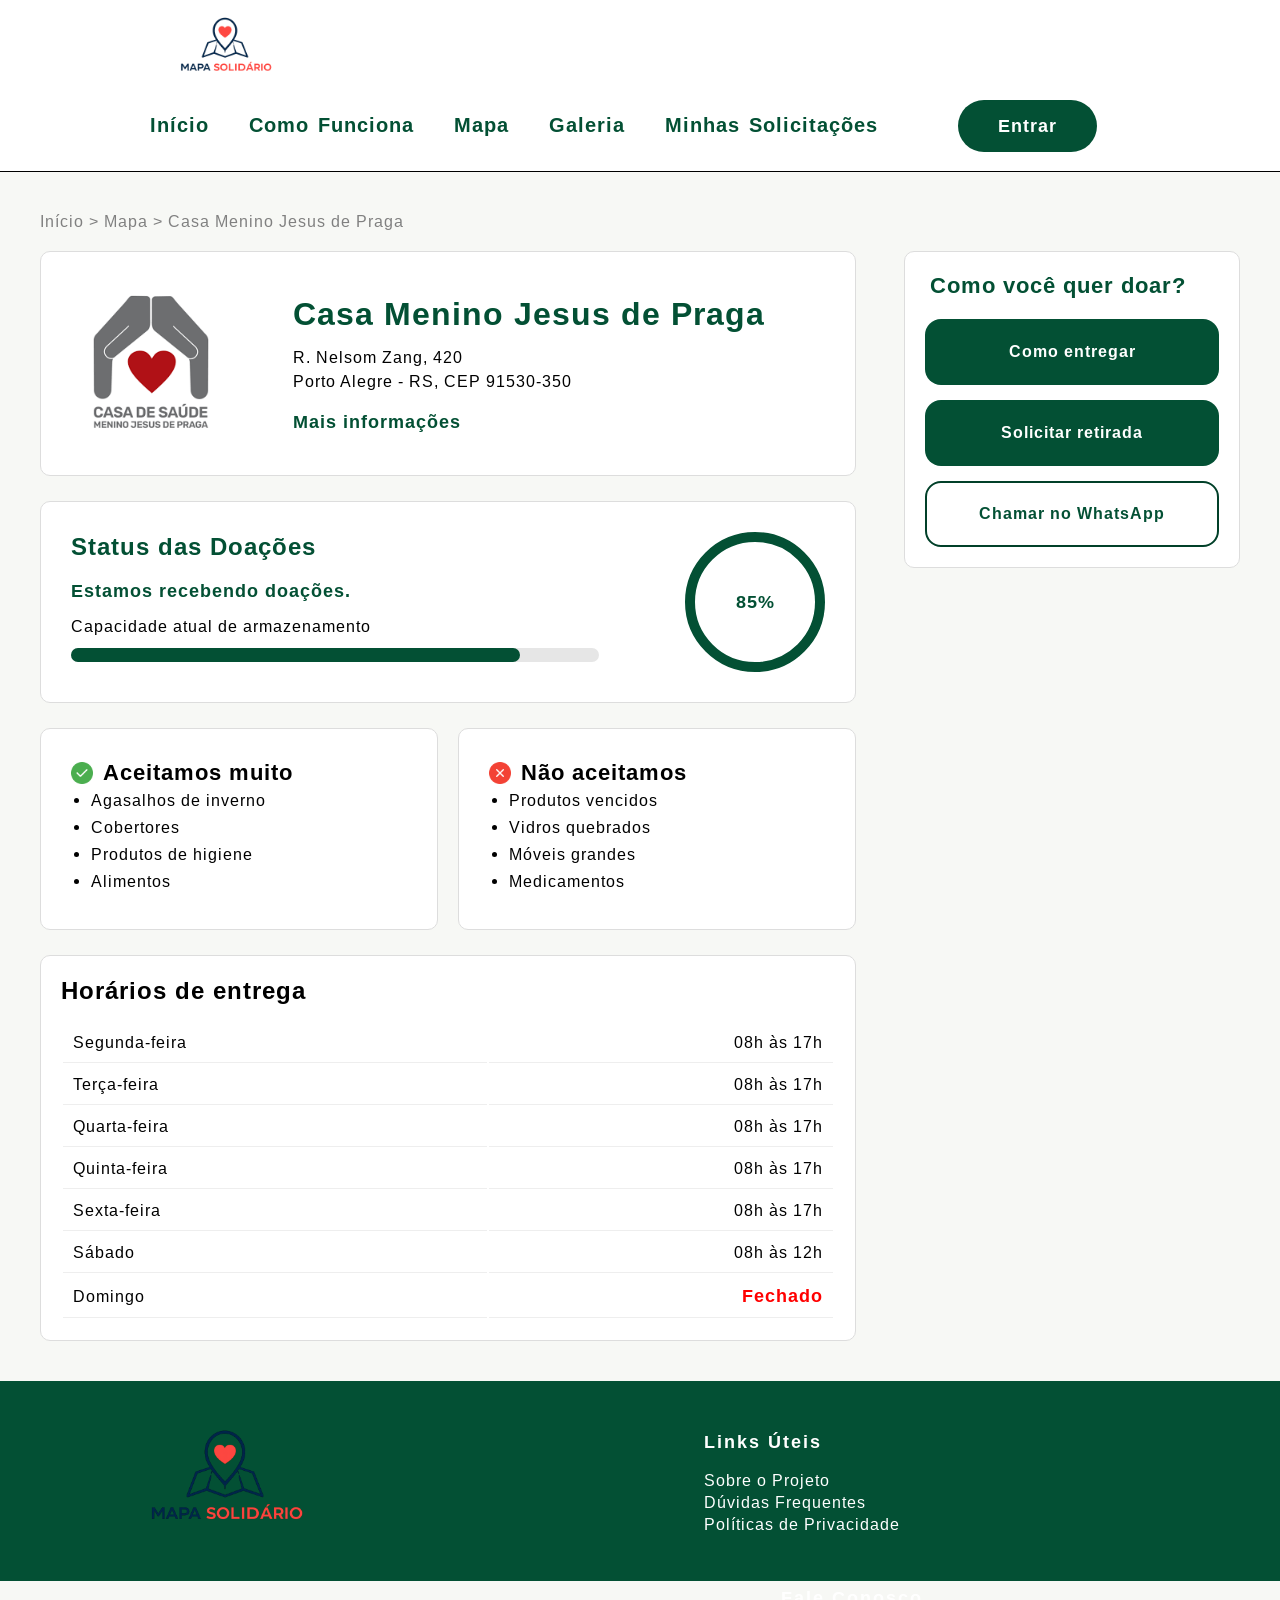
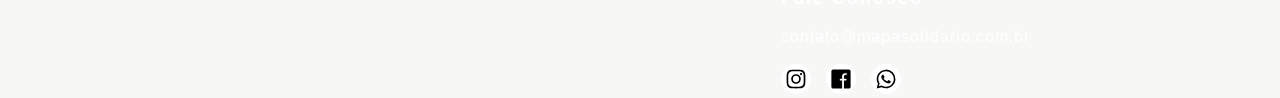
<file: src/pagina3.html>
<!DOCTYPE html>
<html lang="pt-br">

<head>
    <meta charset="UTF-8">
    <title>Casa Menino Jesus de Praga</title> 

    <link rel="stylesheet" href="css/menus.css">
    <link rel="stylesheet" href="css/pagina3.css">

    <link rel="preconnect" href="https://fonts.googleapis.com">
    <link rel="preconnect" href="https://fonts.gstatic.com" crossorigin>
    <link href="https://fonts.googleapis.com/css2?family=Arimo:wght@400;700&display=swap" rel="stylesheet">
</head>

<body>

    <!-- **************************** -->
    <!-- ********* CABEÇALHO ******** -->
    <!-- **************************** -->

    <header>

        <a href="index.html" class="logo">
            <img src="img/logo.png" alt="Imagem com a logo do site Mapa Solidário." class="logo-mapa-solidario">
        </a>

        <div class="itens">
        
            <nav class="menu">
                <ul>
                    <li><a href="index.html">Início</a></li>
                    <li><a href="como_funciona.html">Como Funciona</a></li>
                    <li><a href="pagina2.html">Mapa</a></li>
                    <li><a href="galeria.html">Galeria</a></li>
                    <li><a href="minhas_solicitacoes.html">Minhas Solicitações</a></li>
                </ul>
            </nav>

            
            <div class="entrar">
                <a href="pagina7.html">Entrar</a>
            </div>

        </div>

    </header>

    <!-- **************************** -->
    <!-- ********* CABEÇALHO ******** -->
    <!-- **************************** -->

    <main id="perfil">

        <div class="breadcrumb">
            Início > Mapa > Casa Menino Jesus de Praga
        </div>

            <div class="conteudo-esquerda">

                <div class="card-instituicao">

                    <div class="foto-local">
                        <img src="img/ong.png" alt="Logo da ONG Casa de Saúde Menino Jesus de Praga.">
                    </div>

                    <div class="dados-local">
                        <h1>Casa Menino Jesus de Praga</h1>

                        <p>R. Nelsom Zang, 420</p>
                        <p>Porto Alegre - RS, CEP 91530-350</p>

                        <a href="pagina4.html">Mais informações</a>
                    </div>

                </div>


                <div class="status-lotacao">

                    <div class="texto-status">
                        <h2>Status das Doações</h2>

                        <p class="status">
                            Estamos recebendo doações.
                        </p>

                        <p>Capacidade atual de armazenamento</p>

                        <div class="barra">
                            <div class="progresso"></div>
                        </div>
                    </div>

                    <div class="circulo">
                        <span>85%</span>
                    </div>

                </div>

                <div class="doacoes">

                    <div class="card-doacao">

                        <h2>
                            <img src="img/icone-aceitamos.png" alt="Ícone de positivo, indicando que a instituição aceita doações.">
                            Aceitamos muito
                        </h2>

                        <ul>
                            <li>Agasalhos de inverno</li>
                            <li>Cobertores</li>
                            <li>Produtos de higiene</li>
                            <li>Alimentos</li>
                        </ul>

                    </div>

                    <div class="card-doacao">

                        <h2>
                            <img src="img/icone-recusamos.png" alt="Ícone de cruz, indicando que a instituição não aceita doações.">
                            Não aceitamos
                        </h2>

                        <ul>
                            <li>Produtos vencidos</li>
                            <li>Vidros quebrados</li>
                            <li>Móveis grandes</li>
                            <li>Medicamentos</li>
                        </ul>

                    </div>

                </div>


                <div class="horarios">

                    <h2>Horários de entrega</h2>

                    <table>

                        <tr><td>Segunda-feira</td><td>08h às 17h</td></tr>
                        <tr><td>Terça-feira</td><td>08h às 17h</td></tr>
                        <tr><td>Quarta-feira</td><td>08h às 17h</td></tr>
                        <tr><td>Quinta-feira</td><td>08h às 17h</td></tr>
                        <tr><td>Sexta-feira</td><td>08h às 17h</td></tr>
                        <tr><td>Sábado</td><td>08h às 12h</td></tr>
                        <tr><td>Domingo</td><td><span>Fechado</span></td></tr>

                    </table>

                </div>

            </div>

            <aside class="acoes">

                <h2>Como você quer doar?</h2>

                <div class="botao-acao">
                    <a href="#">Como entregar</a>
                </div>

                <div class="botao-acao">
                    <a href="pagina8.html">Solicitar retirada</a>
                </div>

                <div class="botao-whats">
                    <a href="https://wa.me/555189142670" target="_blank">Chamar no WhatsApp</a>
                </div>

            </aside>

        <div class="clearfix"></div>
        
    </main>

    <!-- **************************** -->
    <!-- ********** RODAPE ********** -->
    <!-- **************************** -->
    
    <footer>


        <div class="icone-rodape">
            <img src="img/logo.png" alt="Imagem com a logo do site Mapa Solidário." class="logo-mapa-solidario">
        </div>

        <div class="links-uteis">
            <span>Links Úteis</span>
            <nav>
                <ul>
                    <li><a href="como_funciona.html">Sobre o Projeto</a></li>
                    <li><a href="como_funciona.html#duvidas_frequentes">Dúvidas Frequentes</a></li>
                    <li><a href="como_funciona.html">Políticas de Privacidade</a></li>
                </ul>
            </nav>
        </div>

        <div class="fale-conosco">
            <span>Fale Conosco</span>
            <P>contato@mapasolidario.com.br</P>
            <nav>
                <ul class="redes-sociais">
                    <li><a href="http://instagram.com/senacrs/" target="_blank"><img src="img/instagram-logo.svg" alt="logo instagram"></a></li>
                    <li><a href="https://www.facebook.com/senacrsoficial" target="_blank"><img src="img/facebook-logo.svg" alt="logo facebook"></a></li>
                    <li><a href="https://wa.me/555189142670" target="_blank"><img src="img/whatsapp-logo.svg" alt="logo whatsapp"></a></li>
                </ul>
            </nav>
        </div>


    </footer>

    <!-- **************************** -->
    <!-- ********** RODAPE ********** -->
    <!-- **************************** -->

</body>

</html>
</file>
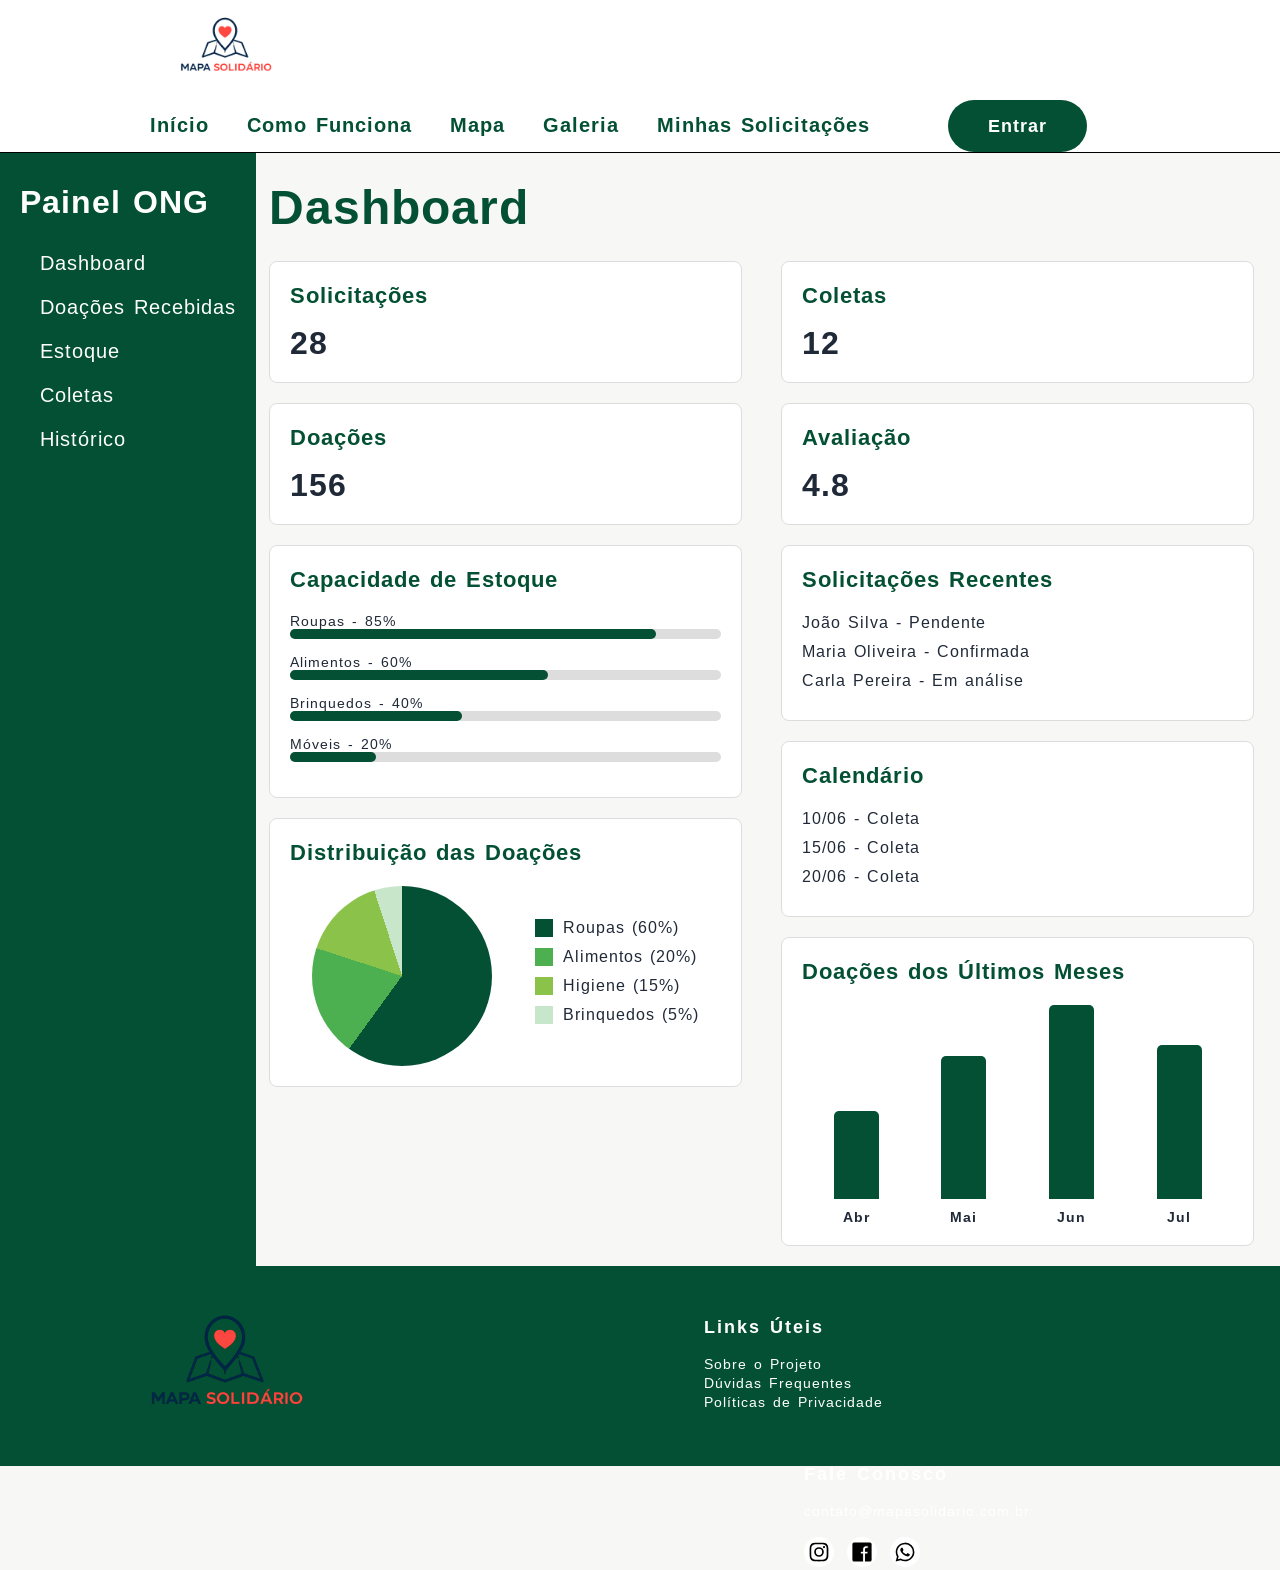
<file: src/pagina4.html>
<!DOCTYPE html>
<html lang="pt-br">

<head>
    <meta charset="UTF-8">
    <title>Dashboard</title>

    <link rel="stylesheet" href="css/reset.css">
    <link rel="stylesheet" href="css/menus.css">
    <link rel="stylesheet" href="css/pagina4.css">

    <link rel="preconnect" href="https://fonts.googleapis.com">
    <link rel="preconnect" href="https://fonts.gstatic.com" crossorigin>
    <link href="https://fonts.googleapis.com/css2?family=Arimo:wght@400;700&display=swap" rel="stylesheet">
</head>

<body>

    <!-- **************************** -->
    <!-- ********* CABEÇALHO ******** -->
    <!-- **************************** -->

    <header>

        <a href="index.html" class="logo">
            <img src="img/logo.png" alt="Imagem com a logo do site Mapa Solidário." class="logo-mapa-solidario">
        </a>

        <div class="itens">
        
            <nav class="menu">
                <ul>
                    <li><a href="index.html">Início</a></li>
                    <li><a href="como_funciona.html">Como Funciona</a></li>
                    <li><a href="pagina2.html">Mapa</a></li>
                    <li><a href="galeria.html">Galeria</a></li>
                    <li><a href="minhas_solicitacoes.html">Minhas Solicitações</a></li>
                </ul>
            </nav>

            
            <div class="entrar">
                <a href="pagina7.html">Entrar</a>
            </div>

        </div>

    </header>

    <!-- **************************** -->
    <!-- ********* CABEÇALHO ******** -->
    <!-- **************************** -->

    <!-- CONTEÚDO -->

    <main id="dashboard">

        <aside class="menu-lateral">

            <h2>Painel ONG</h2>

            <ul>
                <li><a href="#">Dashboard</a></li>
                <li><a href="#">Doações Recebidas</a></li>
                <li><a href="#">Estoque</a></li>
                <li><a href="#">Coletas</a></li>
                <li><a href="#">Histórico</a></li>
            </ul>

        </aside>

        <section class="conteudo">

            <h1>Dashboard</h1>

            <div class="cards-topo">

                <div class="card-info">
                    <h3>Solicitações</h3>
                    <span>28</span>
                </div>

                <div class="card-info">
                    <h3>Coletas</h3>
                    <span>12</span>
                </div>

                <div class="card-info">
                    <h3>Doações</h3>
                    <span>156</span>
                </div>

                <div class="card-info">
                    <h3>Avaliação</h3>
                    <span>4.8</span>
                </div>

            </div>

            <div class="bloco-esquerda">

                <div class="card">
                    <h2>Capacidade de Estoque</h2>

                    <p>Roupas - 85%</p>
                    <div class="barra">
                        <div class="progresso progresso-roupas"></div>
                    </div>

                    <p>Alimentos - 60%</p>
                    <div class="barra">
                        <div class="progresso progresso-alimentos"></div>
                    </div>

                    <p>Brinquedos - 40%</p>
                    <div class="barra">
                        <div class="progresso progresso-brinquedos"></div>
                    </div>

                    <p>Móveis - 20%</p>
                    <div class="barra">
                        <div class="progresso progresso-moveis"></div>
                    </div>

                </div>

                <div class="card">

                    <h2>Distribuição das Doações</h2>

                    <div class="grafico-pizza">

                        <div class="pizza"></div>

                        <ul class="legenda-pizza">
                            <li><span class="cor pizza-roupas"></span>Roupas (60%)</li>
                            <li><span class="cor pizza-alimentos"></span>Alimentos (20%)</li>
                            <li><span class="cor pizza-higiene"></span>Higiene (15%)</li>
                            <li><span class="cor pizza-brinquedos"></span>Brinquedos (5%)</li>
                        </ul>

                    </div>

                </div>

            </div>

            <div class="bloco-direita">

                <div class="card">
                    <h2>Solicitações Recentes</h2>

                    <ul>
                        <li>João Silva - Pendente</li>
                        <li>Maria Oliveira - Confirmada</li>
                        <li>Carla Pereira - Em análise</li>
                    </ul>

                </div>

                <div class="card">
                    <h2>Calendário</h2>

                    <ul>
                        <li>10/06 - Coleta</li>
                        <li>15/06 - Coleta</li>
                        <li>20/06 - Coleta</li>
                    </ul>

                </div>

                <div class="card">

                    <h2>Doações dos Últimos Meses</h2>

                    <div class="grafico-colunas">

                        <div class="coluna">
                            <div class="valor valor-abril"></div>
                            <p>Abr</p>
                        </div>

                        <div class="coluna">
                            <div class="valor valor-maio"></div>
                            <p>Mai</p>
                        </div>

                        <div class="coluna">
                            <div class="valor valor-junho"></div>
                            <p>Jun</p>
                        </div>

                        <div class="coluna">
                            <div class="valor valor-julho"></div>
                            <p>Jul</p>
                        </div>

                    </div>

                </div>

            </div>

        </section>

        <div class="clearfix"></div>

    </main>

    <!-- RODAPÉ -->

    <!-- **************************** -->
    <!-- ********** RODAPE ********** -->
    <!-- **************************** -->
    
    <footer>


        <div class="icone-rodape">
            <img src="img/logo.png" alt="Imagem com a logo do site Mapa Solidário." class="logo-mapa-solidario">
        </div>

        <div class="links-uteis">
            <span>Links Úteis</span>
            <nav>
                <ul>
                    <li><a href="como_funciona.html">Sobre o Projeto</a></li>
                    <li><a href="como_funciona.html#duvidas_frequentes">Dúvidas Frequentes</a></li>
                    <li><a href="como_funciona.html">Políticas de Privacidade</a></li>
                </ul>
            </nav>
        </div>

        <div class="fale-conosco">
            <span>Fale Conosco</span>
            <P>contato@mapasolidario.com.br</P>
            <nav>
                <ul class="redes-sociais">
                    <li><a href="http://instagram.com/senacrs/" target="_blank"><img src="img/instagram-logo.svg" alt="logo instagram"></a></li>
                    <li><a href="https://www.facebook.com/senacrsoficial" target="_blank"><img src="img/facebook-logo.svg" alt="logo facebook"></a></li>
                    <li><a href="https://wa.me/555189142670" target="_blank"><img src="img/whatsapp-logo.svg" alt="logo whatsapp"></a></li>
                </ul>
            </nav>
        </div>

    </footer>

    <!-- **************************** -->
    <!-- ********** RODAPE ********** -->
    <!-- **************************** -->

</body>

</html>
</file>
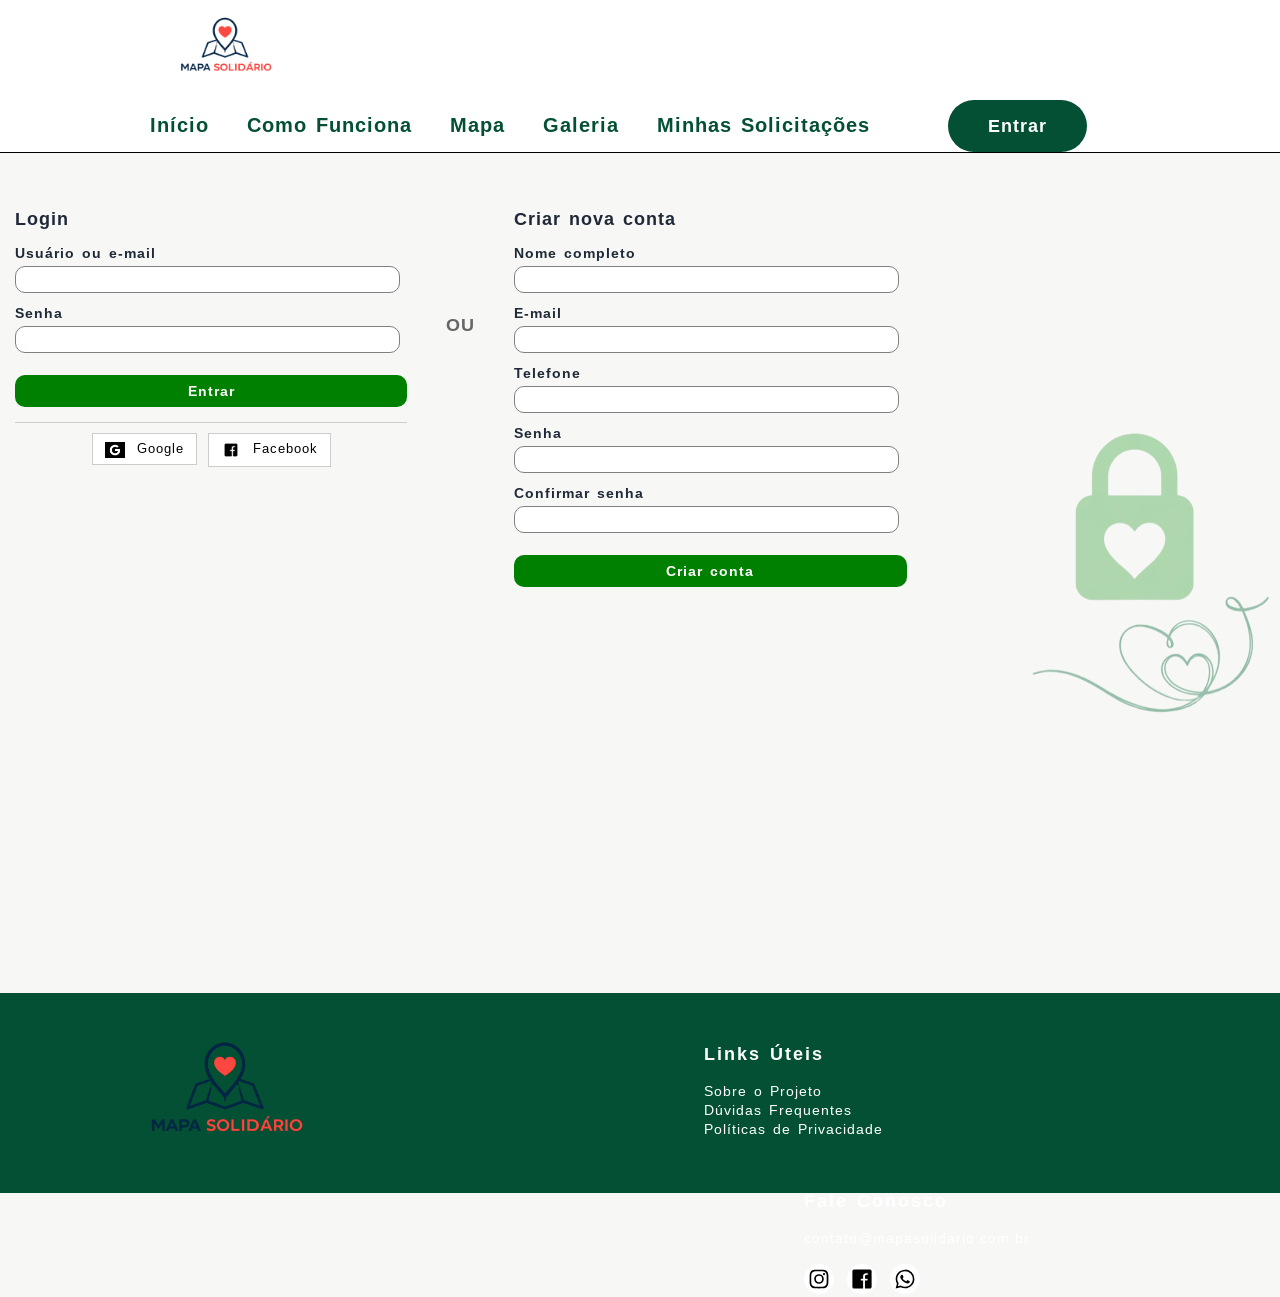
<file: src/pagina7.html>
<!DOCTYPE html>
<html lang="pt-br">

<head>
    <meta charset="UTF-8">
    <title>Mapa Solidário - Login e Cadastro</title>
    <link rel="preconnect" href="https://fonts.googleapis.com">
    <link rel="preconnect" href="https://fonts.gstatic.com" crossorigin>
    <link href="https://fonts.googleapis.com/css2?family=Arimo:ital,wght@0,400..700;1,400..700&family=Nunito+Sans:ital,opsz,wght@0,6..12,800;1,6..12,800&family=Nunito:ital,wght@0,200..1000;1,200..1000&family=Winky+Rough:ital@0;1&family=Zain:ital,wght@0,200;0,300;0,400;0,700;0,800;0,900;1,300;1,400&display=swap" rel="stylesheet">
    <link rel="stylesheet" href="css/reset.css">
    <link rel="stylesheet" href="css/menus.css">
    <link rel="stylesheet" href="css/forms.css">
</head>

<body>

    <!-- **************************** -->
    <!-- ********* CABEÇALHO ******** -->
    <!-- **************************** -->

    <header>

        <a href="index.html" class="logo">
            <img src="img/logo.png" alt="Imagem com a logo do site Mapa Solidário." class="logo-mapa-solidario">
        </a>

        <div class="itens">
        
            <nav class="menu">
                <ul>
                    <li><a href="index.html">Início</a></li>
                    <li><a href="como_funciona.html">Como Funciona</a></li>
                    <li><a href="pagina2.html">Mapa</a></li>
                    <li><a href="galeria.html">Galeria</a></li>
                    <li><a href="minhas_solicitacoes.html">Minhas Solicitações</a></li>
                </ul>
            </nav>

            
            <div class="entrar">
                <a href="pagina7.html">Entrar</a>
            </div>

        </div>

    </header>

    <!-- **************************** -->
    <!-- ********* CABEÇALHO ******** -->
    <!-- **************************** -->

    <div id="principal">

        <!-- Formulário de Login -->
        <form class="form-login arredondado" action="#" name="form-login">
            <fieldset>
                <legend>Login</legend>
                <div class="form-group">
                    <label for="login-usuario">Usuário ou e-mail</label>
                    <input type="text" name="login-usuario" id="login-usuario" required>
                </div>
                <div class="form-group">
                    <label for="login-senha">Senha</label>
                    <input type="password" name="login-senha" id="login-senha" required>
                </div>

                <a href="minhas_solicitacoes.html" class="btn-login arredondado">Entrar</a>

                <div class="social-area">
                    <a href="#" class="btn-social">
                        <img src="img/images.png" alt="Google"> Google
                    </a>
                    <a href="#" class="btn-social">
                        <img src="img/facebook-logo.svg" alt="Facebook"> Facebook
                    </a>
                </div>
            </fieldset>
        </form>

        <div class="divisor-ou">
            <span>OU</span>
        </div>

        <!-- Formulário de Cadastro -->
        <form class="form-cadastro arredondado" action="#" name="form-cadastro">
            <fieldset>
                <legend>Criar nova conta</legend>
                <div class="form-group">
                    <label for="cad-nome">Nome completo</label>
                    <input type="text" name="cad-nome" id="cad-nome" required>
                </div>
                <div class="form-group">
                    <label for="cad-email">E-mail</label>
                    <input type="email" name="cad-email" id="cad-email" required>
                </div>
                <div class="form-group">
                    <label for="cad-telefone">Telefone</label>
                    <input type="tel" name="cad-telefone" id="cad-telefone" required>
                </div>
                <div class="form-group">
                    <label for="cad-senha">Senha</label>
                    <input type="password" name="cad-senha" id="cad-senha" required>
                </div>
                <div class="form-group">
                    <label for="cad-confirmar">Confirmar senha</label>
                    <input type="password" name="cad-confirmar" id="cad-confirmar" required>
                </div>

                <a href="pagina4.html" class="btn-cadastro arredondado">Criar conta</a>
            </fieldset>
        </form>

        <div class="imagem">
            <img src="img/login_cadastro.png" alt="Ilustração">
        </div>

    </div>

    <!-- **************************** -->
    <!-- ********** RODAPE ********** -->
    <!-- **************************** -->
    
    <footer>


        <div class="icone-rodape">
            <img src="img/logo.png" alt="Imagem com a logo do site Mapa Solidário." class="logo-mapa-solidario">
        </div>

        <div class="links-uteis">
            <span>Links Úteis</span>
            <nav>
                <ul>
                    <li><a href="como_funciona.html">Sobre o Projeto</a></li>
                    <li><a href="como_funciona.html#duvidas_frequentes">Dúvidas Frequentes</a></li>
                    <li><a href="como_funciona.html">Políticas de Privacidade</a></li>
                </ul>
            </nav>
        </div>

        <div class="fale-conosco">
            <span>Fale Conosco</span>
            <P>contato@mapasolidario.com.br</P>
            <nav>
                <ul class="redes-sociais">
                    <li><a href="http://instagram.com/senacrs/" target="_blank"><img src="img/instagram-logo.svg" alt="logo instagram"></a></li>
                    <li><a href="https://www.facebook.com/senacrsoficial" target="_blank"><img src="img/facebook-logo.svg" alt="logo facebook"></a></li>
                    <li><a href="https://wa.me/555189142670" target="_blank"><img src="img/whatsapp-logo.svg" alt="logo whatsapp"></a></li>
                </ul>
            </nav>
        </div>


    </footer>

    <!-- **************************** -->
    <!-- ********** RODAPE ********** -->
    <!-- **************************** -->
</body>

</html>
</file>
<file: src/css/menus.css>
* {
    margin: 0;
    padding: 0;
    letter-spacing: 1px;
}

header{
    background-color: #fff;
    border-bottom: 1px solid black;
    padding: 0 150px;
    font-family: "Arimo", sans-serif;
    text-align: justify;
}

.logo{
    display: inline-block;
    height: 100px;
    vertical-align: middle;
}


header::after {
    content: "";
    display: inline-block;
    width: 100%;
}

.logo-mapa-solidario {
    height: 100%;
}

.itens {
    display: inline-block;
    vertical-align: middle;
}


.menu,
.entrar {
    display: inline-block;

}

.menu ul {
    list-style-type: none;
    margin-right: 40px;
}

.menu ul li {    
    display: inline-block;
    margin-right: 35px;
}

.menu ul li a:link,
.menu ul li a:visited {
    color: #035034;
    font-weight: 800;
    font-size: 20px;
    word-spacing: 2px;
    text-decoration: none;
    transition: border-bottom 0.2s;
    border-bottom: 2px solid transparent;
}

.menu ul li a:hover {
    border-bottom: 2px solid #035034;
}

.entrar {
    padding: 15px 40px;
    background-color: #035034;
    border-radius: 26px;
}

.entrar a:link,
.entrar a:visited {

    color: #fff;
    font-weight: 900;
    font-size: 18px;
    letter-spacing: 1px;
    text-align: center;
    text-decoration: none;
    transition: border-bottom 0.2s;
    border-bottom: 2px solid transparent;
}

.entrar a:hover {
    border-bottom: 2px solid #ffffff;
}






footer {
    background-color: #035034;
    height: 200px;
    padding: 0 50px;
    font-family:  "Arimo", sans-serif;
    color: #fff;
}

span {
    font-size: 18px;
}

.icone-rodape {
    float: left;
    margin-top: 20px;
    margin-left: 50px;
}

.icone-rodape img {
    width: 250px;
}

.links-uteis span, .fale-conosco span {
    font-weight: 900;
    letter-spacing: 2px;
}

.links-uteis {
    display: inline-block;
    margin-top: 50px;
    margin-left:30%;    
}

.links-uteis ul {
    list-style-type: none;
    margin-top: 18px;
}

.links-uteis ul li {
    margin: 3px 0;
}

.links-uteis ul li a {
    color: #fff;
    text-decoration: none;
}

.fale-conosco{
    float: right;
    margin-top: 50px;
    margin-right: 200px;
}

.fale-conosco p {
    margin: 18px 0;
}

.fale-conosco ul {
    list-style-type: none;
}

.fale-conosco ul li {
    display: inline-block;
    margin-right: 10px;
}

.fale-conosco ul li a img {
    height: 30px;
}
</file>
<file: src/css/index.css>
.funcionamento .passos .passo img, .busca form input, .botoes a {
    border-radius: 10px;
}

/* ///////////// */
/* Primeira Área */
/* ///////////// */

.main {
    width: 90%;
    padding: 64px 32px;
    margin: 0 auto;
    text-align: justify;
}

.main::after {
    content: "";
    display: inline-block;
    width: 100%;
}

.busca {
    display: inline-block;
    width: 45%;
    vertical-align: middle;
    text-align: left;
}

.busca h1 {
    padding-bottom: 60px;
}

.busca h1 > .linha {
    display: block;
    font-size: 50px;
}

.busca h1 > .destaque {
    color: var(--cor-texto-secundario);
}

.busca form {
    padding-bottom: 30px;
}

.busca form input, .botoes a {
    padding: 10px 5px;
    border: 3px solid var(--cor-borda);
    background-color: var(--cor-cards-superficie);
}

.busca form #pesquisa {
    width: 90%;
    margin-bottom: 10px;
}

.busca form .enviar {
    border-color: var(--cor-primaria);
    background-color: var(--cor-primaria);
    color: var(--cor-cards-superficie);
    font-weight: 700;
}

.botoes a {
    display: inline-block;
    text-align: center;
    width: 20%;
    margin: 20px 10px 0 0;
}

.botoes a img {
    max-width: 30px;
}

.botoes a p {
    font-weight: 700;
    margin-top: 10px;
}

figure {
    display: inline-block;
    width: 45%;
    vertical-align: middle;
    text-align: center;
}

figure img {
    max-width: 100%;
    display: inline-block;
    border-radius: 50px;
    border-top-left-radius: 30%;
    border-bottom-right-radius: 30%;
}

/* //////////// */
/* Segunda área */
/* //////////// */

.funcionamento {
    width: 100%;
    margin-bottom: 64px;
}

.funcionamento .passos {
    width: 90%;
    margin: 0 auto;
    text-align: center;
}

.funcionamento .passos img {
    width: 100px;
}

.funcionamento .passos h2 {
    margin: 20px 0 70px;
}

.funcionamento .passos .passo {
    width: 30%;
    display: inline-block;
    vertical-align: top;
}

.funcionamento .passos .passo h3 {
    margin: 20px 0;
}

.funcionamento .passos .passo p {
    width: 75%;
    margin: 0 auto;
}
</file>
<file: src/css/como_funciona.css>
.section1 figure img, .section2 .passos .passo, .section3 {
    border-radius: 15px;
}

.section1::after, .section2 .passos::after, .section3 .dicas::after, .faq .duvida::after {
    content: "";
    display: inline-block;
    width: 100%;
}

/* //////////////////// */
/* Containter Principal */
/* //////////////////// */

.section1 {
    width: 90%;
    margin: 64px auto;
    text-align: justify;
}

.section1 div {
    display: inline-block;
    width: 40%;
    vertical-align: middle; /* Alinha verticalmente pelo meio */
}

.section1 > div > h1 {
    margin-bottom:  10px;
}

.section1 > div > p {
    margin-top: 10px;
    text-indent: 32px;
}

figure {
    display: inline-block;
    vertical-align: middle;
}

figure img {
    max-width: 500px;
}


/* ******** */
/* Section2 */
/* ******** */

.section2 {
    width: 100%;
}

.section2 h2 {
    margin: 20px 0 70px 67px;
}

.section2 .passos {
    width: 90%;
    margin: 0 auto;
    text-align: justify;
}

.section2 .passos .passo {
    background-color: var(--cor-cards-superficie);
    width: 19%;
    height: 327px;
    overflow: hidden;
    display: inline-block;
    vertical-align: top;
    border: 1px solid var(--cor-borda);
    margin-bottom: 70px;
}

.section2 .passos .passo .numero {
    display: block;
    width: 40px;
    height: 40px;
    line-height: 40px;
    margin: 20px 30px;
    color: white;
    background-color: var(--cor-primaria);
    text-align: center;
    border-radius: 50%;
}

.section2 .passos .passo h3, .section2 .passos .passo p {
    text-align: left;
}

.section2 .passos .passo h3 {
    margin: 10px 30px;
    font-size: 14px;
    font-weight: bold;
}

.section2 .passos .passo p {
    margin: 0 30px 30px;
}


/* ******** */
/* Section3 */
/* ******** */


.section3 {
    width: 90%;
    margin: 20px auto 70px;
    background-color: var(--cor-fundo-secundario);
}

.section3 h2 {
    padding: 50px;
}

.section3 .dicas {
    width: 90%;
    margin: 0 auto;
    text-align: justify;
    padding-bottom: 50px;
}

.section3 .dicas .dica {
    display: inline-block;
    width: 22%;
    vertical-align: top;
}

.section3 .dicas .dica img {
    border-radius: 50%;
    margin: 20px 0;
    width: 50px;
    border: 1px solid var(--cor-primaria);
    background-color: var(--cor-primaria-claro);
    padding: 10px;
}

.section3 .dicas .dica h3, .section3 .dicas .dica p {
    text-align: left;
}

.section3 .dicas .dica h3 {
    margin: 10px 0;
    font-size: 14px;
    font-weight: bold;
}

.section3 .dicas .dica p {
    margin-bottom: 30px;
}

/* *** */
/* FAQ */
/* *** */

.faq {
    width: 90%;
    margin: 0 auto;
    position: relative;
}

.faq h2 {
    margin-bottom: 70px;
}

.faq .duvida {
    border-bottom: 2px solid var(--cor-borda);
    margin-bottom: 30px;
    padding-bottom: 10px;
}

.faq .duvida .text-duvida {
    display: inline-block;
}

.faq .duvida .text-duvida, .faq .duvida button {
    font-size: 18px;
}

.faq .duvida button {
    position: absolute;
    right: 0;
    display: inline-block;
    background-color: var(--cor-fundo-principal);
    border: 0;
}

.faq .duvida .resolucao-duvida {
    text-indent: 20px;
    color: var(--cor-texto-secundario);
}
</file>
<file: src/css/minhas_solicitacoes.css>
#principal > div, .dynamic-tabs {
    width: 90%;
    margin: 0 auto;
}

/* **************** */
/* Título Principal */
/* **************** */

.comeco {
    padding: 30px;
}

/* ********* */
/* Navegação */
/* ********* */

.nav-tabs, .nav-tabs>li>a {
    color: var(--cor-texto-principal);
}

.nav-tabs>li.active>a:focus, .nav-tabs>li.active>a, .nav-tabs>li.active>a:hover {
    background-color: var(--cor-fundo-principal);
    border: none;
    border-bottom: 2px solid var(--cor-primaria);
    color: var(--cor-primaria);
}

/* **** */
/* Card */
/* **** */

.card {
    background-color: var(--cor-cards-superficie);
    margin: 20px 0;
    border: 1px solid var(--cor-borda);
    border-radius: 15px;
    text-align: justify;
}

.card::after {
    content: "";
    display: inline-block;
    width: 100%;
}

.card .esquerda {
    width:60%;
}

.card .esquerda, .card .direita {
    display: inline-block;
    vertical-align: middle;
}

.card .esquerda img, .card .esquerda div, .tipo-solicitacao {
    margin: 15px;
    display: inline-block;
    vertical-align: top;
}

.card .esquerda .tipo-solicitacao {
    font-size: 14px;
    text-align: center;
    border: 1px solid;
    border-radius: 50px;
    padding: 5px 10px;
    width: 20%;
}

.agendada, .concluida {
    border-color: var(--cor-primaria);
    background-color: var(--cor-primaria-claro);
    color: var(--cor-primaria);
}

.analise {
    border-color: var(--cor-secundaria);
    background-color: var(--cor-secundaria-claro);
    color: var(--cor-secundaria);
}

.aguardando {
    border-color: var(--cor-terciaria);
    background-color: var(--cor-terciaria-claro);
    color: var(--cor-terciaria);
}

.card .esquerda img {
    border-radius: 50%;
    max-width: 15%;
}

.card .esquerda .moveis {
    border: 1px solid var(--cor-secundaria-hover);
    background-color: var(--cor-secundaria-claro);
    padding: 10px;
}

.card .esquerda .brinquedo {
    border: 1px solid #ff0000;
    background-color: #f0dede;
    padding: 10px;
}

.card .esquerda .alimento {
    border: 1px solid var(--cor-terciaria);
    background-color: var(--cor-terciaria-claro);
    padding: 10px;
}

.card .esquerda .roupa {
    border: 1px solid var(--cor-texto-secundario);
    background-color: var(--cor-texto-claro);
    padding: 10px;
}

.card .esquerda div {
    max-width: 60%;
}

.card .esquerda div p {
    font-size: 14px;
    margin-top: 10px;
}

.card .esquerda div h2 {
    font-size: 16px;
    font-weight: 700;
}

.card .direita {
    width: 39%;
    border-left: 1px solid var(--cor-borda);
}

.card .direita .info, .card .direita a {
    margin: 15px;
    display: inline-block;
    vertical-align: middle;
}

.info {
    width: 35%;
}

.info p {
    font-size: 14px;
}

.info p:first-of-type {
    color: var(--cor-texto-secundario);
}

.card .direita a {
    width: 50%;
    border: 1px solid var(--cor-primaria);
    border-radius: 10px;
    padding: 10px 20px;
    text-decoration: none;
    color: var(--cor-primaria);
    text-align: center;
}

.card .direita a:hover {
    background-color: var(--cor-primaria-claro);
}
</file>
<file: src/css/forms.css>
#principal {
    overflow: hidden;
    padding: 40px 0;
}


/* PÁGINA 2 */



.topo-busca {
    background-color: #e0e0e0;
    padding: 10px 20px;
    margin-bottom: 20px;
    border: 1px solid #ccc;
    overflow: hidden;
    text-align: center;
}

.topo-busca .form-busca, .topo-busca h1 {
    vertical-align: middle;
}

.topo-busca h1 {
    display: inline-block; 
    width: 25%; 
    font-size: 25px;
}

.cabecalho-filtros {
    overflow: hidden;  
    margin-bottom: 5px;
    line-height: 30px;
}

.cabecalho-filtros h2 {
    float: left;
    font-size: 18px;
    margin: 0;
}

.reset-wrapper {
    float: right;
    margin-top: 0; 
}

.limpar-todos {
    font-size: 13px;
    color: black;
    background: none;
    border: none;
    text-decoration: underline;
    cursor: pointer;
    padding: 0;
    font-family: inherit;
}

.limpar-todos:hover {
    color: #0d7a2e;
}

.form-busca {
    display: inline-block; 
    width: 70%;
}

.grupo-central {
    display: inline-block;   
    margin-left: 30px;
}

.grupo-direita {
    float: right;
}

.form-busca label,
.form-busca input,
.form-busca button {
    display: inline-block;
    margin-right: 5px;
}

.cep-label {
    font-weight: bold;
    font-size: 14px;
    display: inline-block;
    margin-right: 5px;
}

.cep-input {
    width: 200px;
    padding: 4px 30px;
    border-radius: 10px;
    font-size: 13px;
    border: 1px solid #aaa;
    display: inline-block;
    margin-right: 5px;
}

.botao-buscar {
    background-color: black;
    color: white;
    border: none;
    height: 28px;              
    padding: 0 20px;           
    font-size: 12px;
    cursor: pointer;
    width: auto;             
    display: inline-block;
}

.botao-filtros {
    background-color: lightgray;
    color: black;
    border: 1px solid #aaa;
    height: 28px;
    line-height: 28px;
    padding: 0 14px;
    font-size: 12px;
    display: inline-block;
    cursor: pointer;
    margin-left: 5px;  
}

.botao-cadastrar {
    background-color: #374151;
    color: white;
    border: 1px solid #2a2f3a;
    height: 28px;
    line-height: 28px;
    padding: 0 14px;
    display: inline-block;
    margin-left: 5px;
    font-size: 12px;
    cursor: pointer;
}

.corpo {
    overflow: hidden;
}


.filtros {
    float: left;
    width: 30%;
    background-color: #f9f9f9;
    border: 1px solid #ccc;
    padding: 15px;
}

.filtros h2 {
    font-size: 18px;
    margin-bottom: 5px;
}

.qtde-locais {
    display: block;
    font-size: 14px;
    margin-bottom: 15px;
    color: #333;
}

.grupo {
    margin-bottom: 20px;
}

.grupo h3 {
    font-size: 16px;
    margin-bottom: 8px;
}

.grupo label {
    display: inline-block;
    margin-bottom: 5px;
    margin-right: 10px;
}

.grupo input[type="checkbox"],
.grupo input[type="radio"] {
    display: inline-block;
    margin-right: 5px;
    width: auto;
}

.grupo input[type="range"] {
    display: block;
    width: 100%;
    margin: 0;
    padding: 0;
}

.range-valores {
    display: flex;
    justify-content: space-between;
    font-size: 12px;
    margin-top: 5px;
}

.botao-reset {
    background-color: lightgray;
    color: black;
    border: 1px solid #aaa;
    padding: 4px 12px;
    font-size: 12px;
    line-height: 1.2;
    cursor: pointer;
}

.resultados {
    float: right;
    width: 66%;
}

.mapa {
    margin: 15px 0;
}

.mapa iframe {
    width: 100%;
    height: 300px;
    border: 1px solid #ccc;
}

.lista {
    margin-bottom: 20px;
}

.item {
    border-bottom: 1px solid #ccc;
    padding: 12px 0;
    overflow: hidden; 
}

.img-local {
    float: left;
    width: 200px;
    height: auto;          
    border: 1px solid #ccc;
    margin-right: 20px;
}

.info-local {
    overflow: hidden;     
}

.info-local h3 {
    font-size: 18px;
    margin: 0 0 5px 0;
}

.info-local p {
    font-size: 14px;
    color: gray;
    margin: 0 0 5px 0;
}

.botao-ver-perfil {
    display: inline-block;      
    background-color: black;
    color: white;
    padding: 4px 14px;
    border: none;
    font-size: 12px;
    text-decoration: none;
    cursor: pointer;
    margin-top: 5px;
}

.mapa-frame {
    border: 1px solid gray;
}



/* PÁGINA 7 */




.form-login {
    float: left;
    width: 33%;
    padding: 15px;
}

.form-cadastro {
    float: left;
    width: 33%;
    padding: 15px;
}

fieldset {
    border: none;
    padding: 0;
}

legend {
    font-weight: bold;
    font-size: 18px;
    margin-bottom: 15px;
}

.form-group {
    margin-bottom: 12px;
    width: 98%;
}

label {
    display: block;
    font-weight: bold;
    margin-bottom: 5px;
}

input {
    width: 100%;
    padding: 5px;
    border: 1px solid gray;
}

.btn-login,
.btn-cadastro {
    display: inline-block; 
    width: 100%;
    padding: 8px;
    background-color: green;
    color: white;
    border: none;
    text-align: center;
    text-decoration: none;
    font-weight: bold;
    margin-top: 10px;
    box-sizing: border-box; 
}

.social-area {
    text-align: center;
    margin-top: 15px;
    padding-top: 10px;
    border-top: 1px solid #ccc;
}

.btn-social {
    display: inline-block;
    padding: 6px 12px;
    border: 1px solid #ccc;
    background-color: white;
    text-decoration: none;
    color: black;
    font-size: 13px;
    margin: 0 4px;
}

.btn-social img {
    width: 20px;
    vertical-align: middle;
    margin-right: 5px;
}

.divisor-ou {
    float: left;
    width: 6%;
    text-align: center;
    font-size: 22px;
    font-weight: bold;
    line-height: 200px;
    color: #666;
    margin-top: 30px;
}

.imagem {
    float: right;
    width: 20%;
    text-align: center;
}

.imagem img {
    width: 100%;
}

/* PÁGINA 8 */



.titulo-pagina {
    font-size: 22px;
    margin-bottom: 20px;
    color: #16a34a;
}

.arredondado {
    border-radius: 10px;
}

.arredondado input,
.arredondado select,
.arredondado textarea {
    border-radius: 10px;
}

.passos {
    text-align: center;
    margin-bottom: 20px;
    padding: 10px 0;
    background-color: #f0f0f0;
    border: 1px solid #ccc;
}

.passo {
    display: inline-block;
    font-size: 14px;
    font-weight: bold;
    color: #999;
    margin: 0 5px;
    padding: 5px 10px;
}

.passo.ativo {
    color: #16a34a;
}

.passo-seta {
    display: inline-block;
    margin: 0 5px;
    font-size: 18px;
    color: #ccc;
}

.duas-colunas {
    overflow: hidden;
    margin-bottom: 20px;
}

.coluna-esquerda {
    float: left;
    width: 70%;
    margin-right: 2%;
}

.coluna-direita {
    float: left;
    width: 28%;
}

.cartao {
    background-color: #f9f9f9;
    border: 1px solid #ccc;
    padding: 15px;
    margin-bottom: 20px;
}

.cartao h2 {
    font-size: 18px;
    border-left: 4px solid #16a34a;
    padding-left: 10px;
}

.cartao.importante {
    background-color: #fff3cd;
    border-left: 4px solid #ffc107;
}

.campo {
    margin-bottom: 12px;
}

.campo label {
    display: block;
    font-weight: bold;
    margin-bottom: 5px;
}

.campo input,
.campo select,
.campo textarea {
    width: 100%;
    padding: 5px;
    border: 1px solid #ccc;
}

.linha {
    overflow: hidden;
    margin-bottom: 10px;
}

.metade {
    float: left;
    width: 47%;
    margin-right: 4%;
}

.metade:last-child {
    margin-right: 0;
}

.opcoes-radio {
    margin-top: 10px;
}

.radio-item {
    display: block;
    margin-bottom: 15px;
    padding: 8px;
    background-color: #f0f0f0;
    border: 1px solid #ccc;
    overflow: auto;
}

.radio-item input {
    float: left;
    width: auto;
    margin-right: 10px;
}

.radio-item span {
    display: block;
    margin-left: 25px;
}

.info-item {
    margin-bottom: 12px;
}

.imagem-instituicao {
    text-align: center;
    margin-bottom: 15px;
}

.imagem-instituicao img {
    width: 100%;
    height: auto;
    border: 1px solid #ccc;
}

.whatsapp-link {
    display: inline-block;
    color: black;
    padding: 5px 12px;
    text-decoration: none;
    font-weight: bold;
    margin-top: 5px;
}

.whatsapp-link img {
    width: 20px;
    height: 20px;
    vertical-align: middle;
    margin-right: 5px;
}

.mensagem-seguranca {
    font-size: 12px;
    text-align: center;
    color: gray;
    margin-top: 10px;
}

.botoes {
    text-align: left;
    margin-top: 20px;
}

.botao {
    padding: 8px 18px;
    border: 1px solid #aaa;
    cursor: pointer;
    font-weight: bold;
}

.botao.enviar {
    background-color: #16a34a;
    color: white;
    border: none;
}

.botao.cancelar {
    background-color: lightgray;
    border: 1px solid #aaa;
}

.negrito {
    font-weight: bold;
}
</file>
<file: src/css/pagina3.css>
/* Define a cor de fundo da página e a fonte padrão utilizada */
body {
    background-color: #f7f8f5;
    font-family: "Arimo", sans-serif;
}

/* Define a largura da área principal e centraliza o conteúdo */
#perfil {
    width: 1200px;
    margin: 40px auto;
}

/* Espaçamento e cor do caminho de navegação (breadcrumb) */
.breadcrumb {
    margin-bottom: 20px;
    color: gray;
}

/* Evita problemas com elementos em float dentro da div */
.topo {
    overflow: hidden;
    margin-bottom: 25px;
}

/* Card principal com as informações da instituição */
.card-instituicao {
    width: 100%;
    height: 225px;
    border: 1px solid #ddd;
    background-color: white;
    padding: 20px;
}

/* Posiciona a logo da instituição à esquerda */
.foto-local {
    float: left;
    width: 120px;
}

/* Define o tamanho da imagem da instituição */
.foto-local img {
    width: 180px;
}

/* Posiciona os dados da instituição ao lado da imagem */
.dados-local {
    float: right;
    width: 70%;
    margin-top: 3%;
}

/* Estilo do nome da instituição */
.dados-local h1 {
    margin-bottom: 15px;
    color: #035034;
}

/* Espaçamento entre as linhas do endereço */
.dados-local p {
    margin-bottom: 5px;
}

/* Faz o link aceitar margem superior */
.dados-local a {
    display: inline-block;
    margin-top: 15px;
}

/* Aparência padrão do link */
.dados-local a:link,
.dados-local a:visited {

    color: #035034;
    font-weight: 900;
    font-size: 18px;
    letter-spacing: 1px;
    text-align: center;
    text-decoration: none;
    transition: border-bottom 0.2s;
    border-bottom: 2px solid transparent;
}

/* Destaca o link quando o mouse passa sobre ele */
.dados-local a:hover {
    color: #035034;
    text-decoration: none;
    border-bottom: 2px solid #035034;
}

/* Área principal do conteúdo da página */
.conteudo-esquerda {
    float: left;
    width: 68%;
}

/* Configurações em comum para todos os cards */
.card-instituicao,
.status-lotacao,
.card-doacao,
.horarios {
    width: 100%;
    box-sizing: border-box; /* Inclui padding e borda dentro da largura */
    margin-bottom: 0px;
    border-radius: 10px;
}

/* Card lateral com as opções de doação */
.acoes {
    float: right;
    width: 28%;
    background: white;
    border: 1px solid #ddd;
    padding: 20px;
    box-sizing: border-box;
    border-radius: 10px;
}

/* Título da área de ações */
.acoes h2 {
    font-size: 22px;
    color: #035034;
    margin-bottom: 20px;
    margin-left: 5px;
    text-align: left;
}

/* Espaçamento entre os botões */
.botao-acao,
.botao-whats {
    margin-bottom: 15px;
}

/* Remove o espaço do último botão */
.botao-acao:last-child,
.botao-whats:last-child {
    margin-bottom: 0;
}

/* Configuração geral dos botões */
.botao-acao a,
.botao-whats a {

    display: flex;

    /* Centraliza o texto no botão */
    justify-content: center;
    align-items: center;

    text-decoration: none;
    border-radius: 16px;
    font-weight: bold;
    transition: 0.2s;

    height: 66px;
    box-sizing: border-box;
}

/* Botões verdes */
.botao-acao a {
    background-color: #035034;
    color: white;
}

/* Efeito ao passar o mouse */
.botao-acao a:hover {
    background-color: #014029;
}

/* Botão do WhatsApp com estilo diferente */
.botao-whats a {
    background-color: white;
    color: #035034;
    border: 2px solid #014029;
}

/* Inverte as cores ao passar o mouse */
.botao-whats a:hover {
    background-color: #035034;
    color: white;
}

/* Card que mostra o status das doações */
.status-lotacao {
    background: white;
    border: 1px solid #ddd;
    border-radius: 10px;
    padding: 30px;
    margin: 25px 0;
    overflow: hidden; /* Evita problemas com os elementos em float */
}

/* Área do texto do status */
.texto-status {
    float: left;
    width: 70%;
}

/* Título da seção */
.texto-status h2 {
    color: #035034;
    margin-bottom: 18px;
    font-size: 24px;
}

/* Destaque para a mensagem principal */
.status {
    font-size: 18px;
    font-weight: bold;
    color: #035034;
    margin-bottom: 15px;
}

/* Fundo da barra de progresso */
.barra {
    width: 100%;
    height: 14px;
    background: #e6e6e6;
    border-radius: 10px;
    margin-top: 12px;
}

/* Parte preenchida da barra */
.progresso {
    width: 85%;
    height: 100%;
    background: #035034;
    border-radius: 10px;
}

/* Círculo que mostra a porcentagem */
.circulo {
    float: right;

    width: 120px;
    height: 120px;

    border: 10px solid #035034;
    border-radius: 50%;

    display: flex;

    /* Centraliza a porcentagem */
    justify-content: center;
    align-items: center;

    font-size: 28px;
    font-weight: bold;
    color: #035034;
}

/* Organiza os dois cards lado a lado */
.doacoes {
    display: flex;
    gap: 20px;
    margin-bottom: 25px;
}

/* Card das listas de doações */
.card-doacao {
    flex: 1; /* Faz os dois ocuparem o mesmo espaço */
    border: 1px solid #ddd;
    background: white;
    padding: 30px;
    box-sizing: border-box;
}

.card-doacao:first-child {
    margin-right: 0;
}

/* Título do card */
.card-doacao h2 {

    margin-bottom: 5px;
    font-size: 22px;

    display: flex;

    /* Alinha o ícone e o texto */
    align-items: center;
    gap: 10px;
}

/* Tamanho do ícone do título */
.card-doacao h2 img {
    width: 22px;
    height: 22px;
}

/* Recuo da lista */
.card-doacao ul {
    margin-left: 20px;
}

/* Espaçamento entre os itens */
.card-doacao li {
    margin-bottom: 8px;
}

/* Card dos horários de funcionamento */
.horarios {
    background: white;
    border: 1px solid #ddd;
    padding: 20px;
    clear: both; /* Impede que os floats interfiram */
}

/* Espaço abaixo do título */
.horarios h2 {
    margin-bottom: 15px;
}

/* Faz a tabela ocupar toda a largura */
table {
    width: 100%;
}

/* Destaca o texto "Fechado" */
table span {
    color: #ff0000;
    font-weight: bold;
}

/* Espaçamento das células */
td {
    padding: 10px;
    border-bottom: 1px solid #eee;
}

/* Alinha os horários à direita */
td:last-child {
    text-align: right;
}

/* Limpa os floats da página */
.clearfix {
    clear: both;
}
</file>
<file: src/css/pagina4.css>
/* Área principal do dashboard */
#dashboard {
    display: flex;
    font-family: "Arimo", sans-serif;
}

/* Menu lateral do painel administrativo */
.menu-lateral {
    float: left;
    /* Posiciona o menu à esquerda */
    width: 20%;
    background-color: #035034;
    padding: 20px;
    min-height: 100px;
    /* Mantém uma altura mínima para o menu */
    box-sizing: border-box;
    /* Inclui o padding dentro da largura definida */
}

/* Título do menu lateral */
.menu-lateral h2 {
    color: white;
    font-size: 32px;
    margin-top: 10px;
    margin-bottom: 30px;
}

/* Remove os marcadores da lista */
.menu-lateral ul {
    list-style: none;
}

/* Espaçamento entre os itens do menu */
.menu-lateral ul li {
    margin-bottom: 20px;
    padding-left: 20px;
}

/* Estilo dos links do menu */
.menu-lateral ul li a {
    color: white;
    font-size: 20px;
    text-decoration: none;
    /* Remove o sublinhado dos links */
}

/* Área principal onde ficam os cards e informações */
.conteudo {
    float: right;
    /* Posiciona o conteúdo ao lado do menu */
    width: 77%;
    margin-left: 1%;
    /* Espaçamento entre o menu e o conteúdo */
    box-sizing: border-box;
    /* Mantém a largura correta mesmo com padding */
}

/* Título principal da página */
.conteudo h1 {
    color: #035034;
    margin: 25px 0;
}

/* Organiza os cards superiores */
.cards-topo {
    display: flex;
    /* Organiza os cards em linha */
    flex-wrap: wrap;
    /* Permite que os cards quebrem para a linha de baixo */
    justify-content: space-between;
    /* Distribui os cards com espaço entre eles */
    gap: 20px;
    /* Define o espaçamento entre os cards */
    margin-bottom: 20px;
}

/* Cor dos títulos dos cards */
.cards-topo h3 {
    color: #035034;
    font-weight: bold;
}

/* Card com informações resumidas */
.card-info {
    width: 48%;
    /* Faz dois cards ocuparem uma mesma linha */
    background-color: white;
    border: 1px solid #ddd;
    padding: 20px;
    box-sizing: border-box;
    /* Inclui padding e borda dentro da largura */
    border-radius: 8px;
    /* Arredonda os cantos */
}

/* Título do card */
.card-info h3 {
    font-size: 22px;
    margin-bottom: 15px;
}

/* Valor principal exibido no card */
.card-info span {
    font-size: 32px;
    font-weight: bold;
}

/* Bloco de conteúdo da esquerda */
.bloco-esquerda {
    float: left;
    width: 48%;
}

/* Bloco de conteúdo da direita */
.bloco-direita {
    float: right;
    width: 48%;
}

/* Configuração geral dos cards */
.card {
    background-color: white;
    border: 1px solid #ddd;
    padding: 20px;
    margin-bottom: 20px;
    border-radius: 8px;
}

/* Título de cada card */
.card h2 {
    font-size: 22px;
    margin-bottom: 20px;
    color: #035034;
}

/* Espaçamento entre os textos */
.card ul {
    list-style: none;
    /* Remove os marcadores da lista */
}

.card ul li {
    margin-bottom: 10px;
    /* Espaçamento entre os itens da lista */
    font-size: 16px;
}

/* Fundo da barra de progresso */
.barra {
    width: 100%;
    height: 10px;
    background: #ddd;
    border-radius: 10px;
    margin-bottom: 15px;
}

/* Parte preenchida da barra */
.progresso {
    height: 100%;
    background: #035034;
    border-radius: 10px;
}

/* Define a largura da barra correspondente à categoria Roupas */
.progresso-roupas {
    width: 85%;
}

/* Define a largura da barra correspondente à categoria Alimentos */
.progresso-alimentos {
    width: 60%;
}

/* Define a largura da barra correspondente à categoria Brinquedos */
.progresso-brinquedos {
    width: 40%;
}

/* Define a largura da barra correspondente à categoria Móveis */
.progresso-moveis {
    width: 20%;
}

/* Área do gráfico */
.grafico-pizza {
    display: flex;
    justify-content: space-around;
    align-items: center;
    flex-wrap: wrap;
}

/* Gráfico */
.pizza {

    width: 180px;
    height: 180px;
    border-radius: 50%;

    background:
        conic-gradient(#035034 0% 60%,
            #4CAF50 60% 80%,
            #8BC34A 80% 95%,
            #C8E6C9 95% 100%);
}

/* Legenda do gráfico de pizza */
.legenda-pizza {
    list-style: none;
    padding: 0;
    margin: 0;
}

/* Organiza cada item da legenda com o quadrado colorido ao lado do texto */
.legenda-pizza li {
    display: flex;
    align-items: center;
    margin-bottom: 12px;
    font-size: 16px;
}

/* Quadradinhos coloridos da legenda */
.cor {
    width: 18px;
    height: 18px;
    margin-right: 10px;
    display: inline-block;
}

/* Cor utilizada para representar Roupas na legenda */
.pizza-roupas {
    background: #035034;
}

/* Cor utilizada para representar Alimentos na legenda */
.pizza-alimentos {
    background: #4CAF50;
}

/* Cor utilizada para representar Higiene na legenda */
.pizza-higiene {
    background: #8BC34A;
}

/* Cor utilizada para representar Brinquedos na legenda */
.pizza-brinquedos {
    background: #C8E6C9;
}

/* Área do gráfico de colunas */
.grafico-colunas {
    display: flex;
    justify-content: space-around;
    align-items: flex-end;
    height: 220px;
}

/* Organiza cada coluna do gráfico e seu respectivo mês */
.coluna {
    display: flex;
    flex-direction: column;
    justify-content: flex-end;
    align-items: center;
    width: 60px;
    height: 100%;
}

/* Formata visualmente cada coluna do gráfico */
.valor {
    width: 45px;
    background: #035034;
    border-radius: 5px 5px 0 0;
}

/* Define a altura da coluna referente ao mês de abril */
.valor-abril {
    height: 40%;
}

/* Define a altura da coluna referente ao mês de maio */
.valor-maio {
    height: 65%;
}

/* Define a altura da coluna referente ao mês de junho */
.valor-junho {
    height: 90%;
}

/* Define a altura da coluna referente ao mês de julho */
.valor-julho {
    height: 70%;
}

/* Formata o nome de cada mês abaixo da coluna */
.coluna p {
    margin-top: 10px;
    font-weight: bold;
}

/* Limpa os elementos posicionados com float */
.clearfix {
    clear: both;
}
</file>
